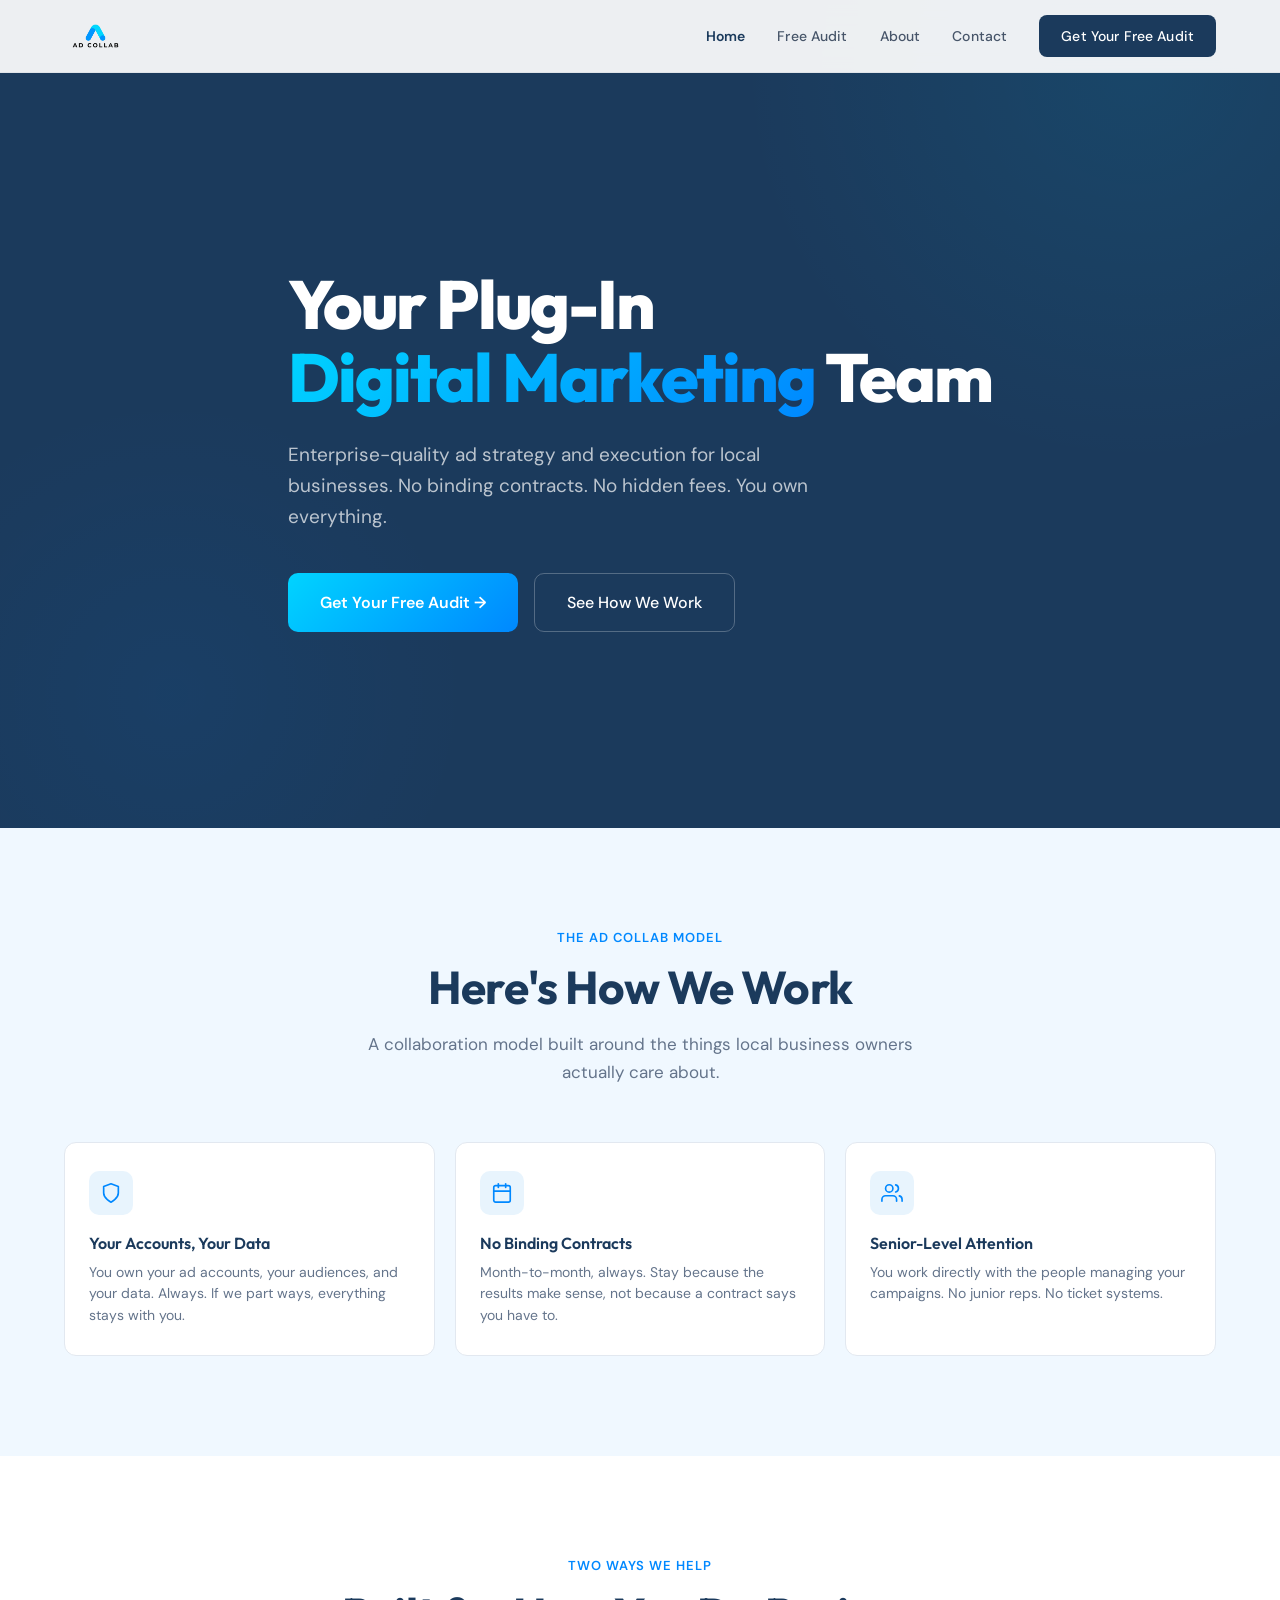
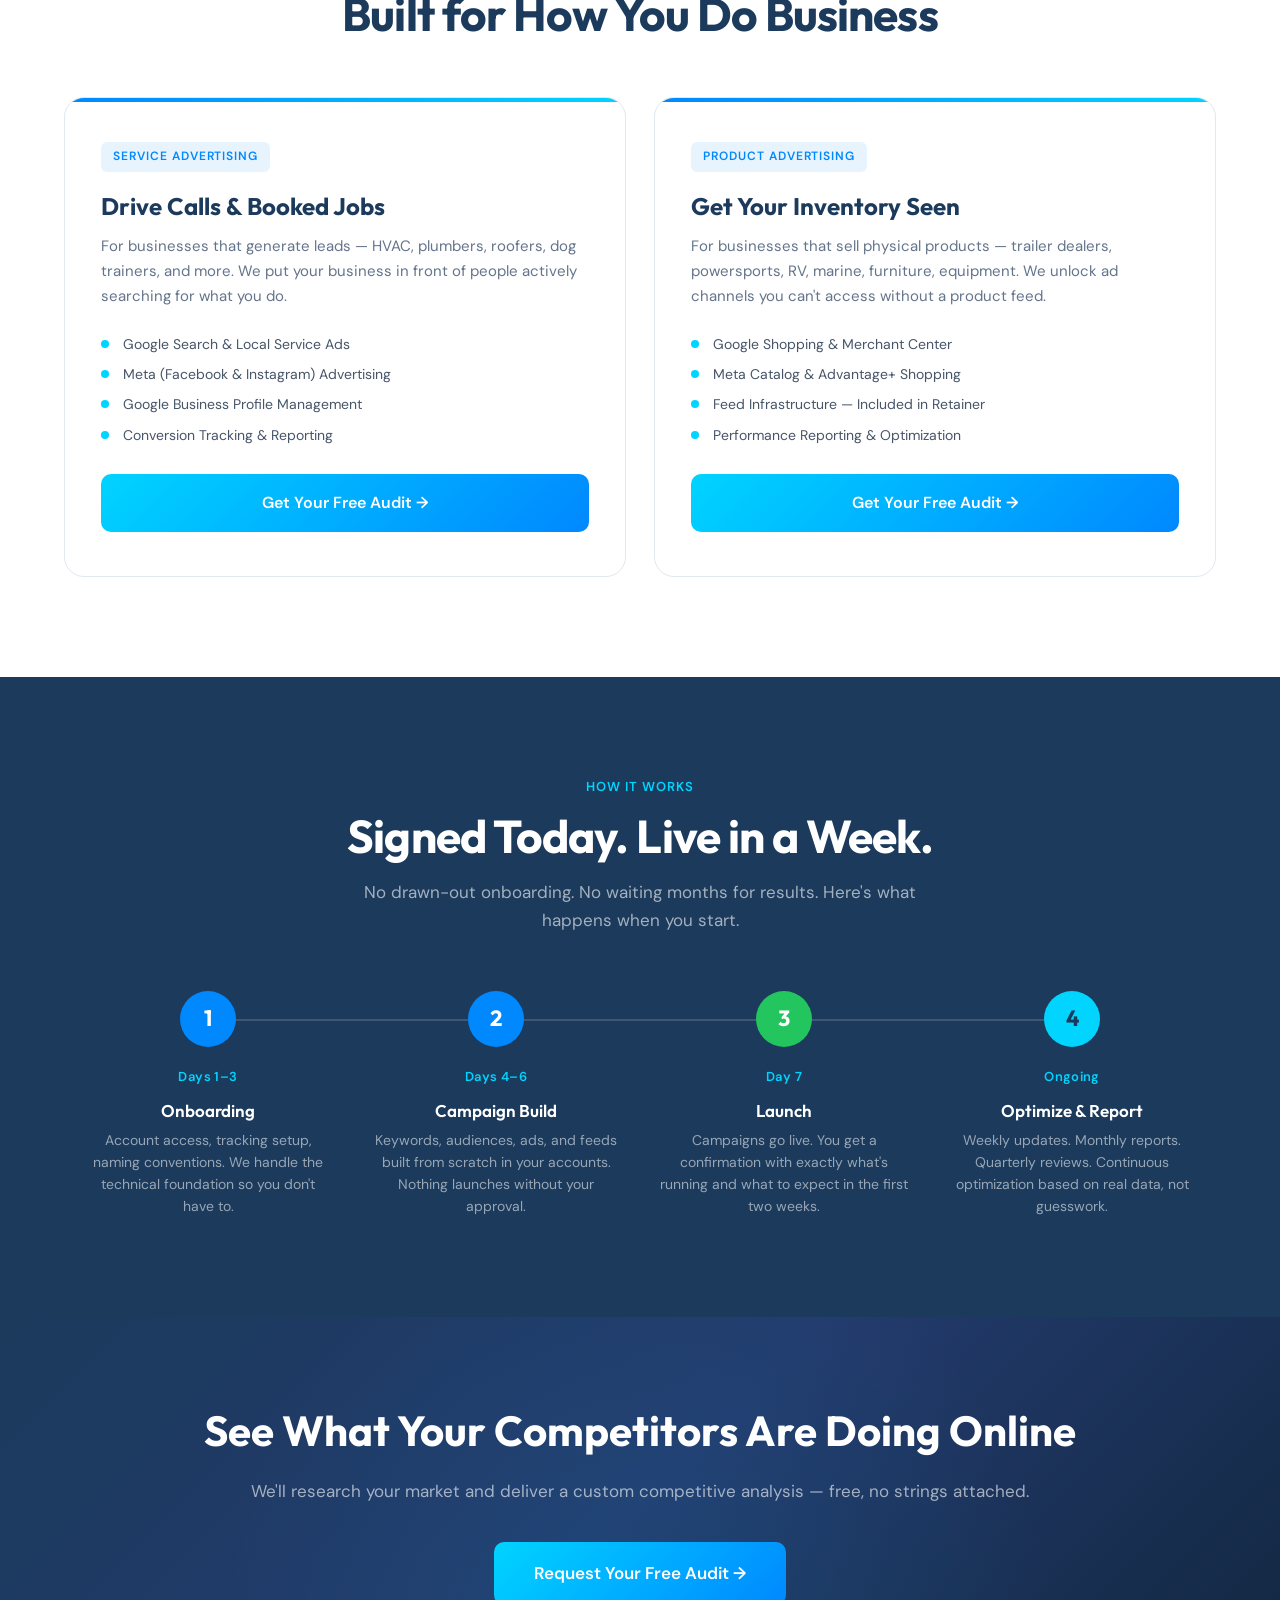
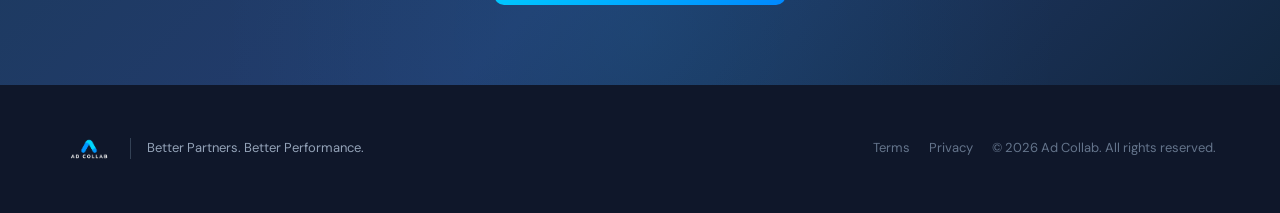
<file: index.html>
<!DOCTYPE html>
<html lang="en">
<head>
  <meta charset="UTF-8">
  <meta name="viewport" content="width=device-width, initial-scale=1.0">
  <title>Ad Collab — Your Plug-In Digital Marketing Team</title>
  <meta name="description" content="Enterprise-quality ad strategy and execution for local businesses. No binding contracts. No hidden fees. You own everything.">
  <link rel="stylesheet" href="styles.css">
</head>
<body>

<!-- ══════════ NAVIGATION ══════════ -->
<nav class="nav" id="nav">
  <div class="nav-inner">
    <a href="/"><img src="images/logo-black.png" alt="Ad Collab" class="nav-logo"></a>
    <button class="nav-toggle" id="navToggle" aria-label="Menu">
      <span></span><span></span><span></span>
    </button>
    <ul class="nav-links" id="navLinks">
      <li><a href="/" class="active">Home</a></li>
      <li><a href="audit.html">Free Audit</a></li>
      <li><a href="about.html">About</a></li>
      <li><a href="contact.html">Contact</a></li>
      <li><a href="audit.html" class="nav-cta">Get Your Free Audit</a></li>
    </ul>
  </div>
</nav>

<!-- ══════════ HERO ══════════ -->
<section class="hero">
  <div class="container">
    <div class="hero-content">
      <h1>Your Plug-In<br><em>Digital Marketing</em> Team</h1>
      <p>Enterprise-quality ad strategy and execution for local businesses. No binding contracts. No hidden fees. You own everything.</p>
      <div class="hero-buttons">
        <a href="audit.html" class="btn-primary">Get Your Free Audit →</a>
        <a href="#model" class="btn-outline">See How We Work</a>
      </div>
    </div>
  </div>
</section>

<!-- ══════════ THE AD COLLAB MODEL ══════════ -->
<section class="section section--light" id="model">
  <div class="container">
    <div class="section-header centered reveal">
      <div class="section-label">The Ad Collab Model</div>
      <h2 class="section-title">Here's How We Work</h2>
      <p class="section-subtitle">A collaboration model built around the things local business owners actually care about.</p>
    </div>
    <div class="diff-grid reveal">
      <div class="diff-card">
        <div class="diff-icon">
          <svg viewBox="0 0 24 24"><path d="M12 22s8-4 8-10V5l-8-3-8 3v7c0 6 8 10 8 10z"/></svg>
        </div>
        <h3>Your Accounts, Your Data</h3>
        <p>You own your ad accounts, your audiences, and your data. Always. If we part ways, everything stays with you.</p>
      </div>
      <div class="diff-card">
        <div class="diff-icon">
          <svg viewBox="0 0 24 24"><rect x="3" y="4" width="18" height="18" rx="2" ry="2"/><line x1="16" y1="2" x2="16" y2="6"/><line x1="8" y1="2" x2="8" y2="6"/><line x1="3" y1="10" x2="21" y2="10"/></svg>
        </div>
        <h3>No Binding Contracts</h3>
        <p>Month-to-month, always. Stay because the results make sense, not because a contract says you have to.</p>
      </div>
      <div class="diff-card">
        <div class="diff-icon">
          <svg viewBox="0 0 24 24"><path d="M17 21v-2a4 4 0 0 0-4-4H5a4 4 0 0 0-4 4v2"/><circle cx="9" cy="7" r="4"/><path d="M23 21v-2a4 4 0 0 0-3-3.87"/><path d="M16 3.13a4 4 0 0 1 0 7.75"/></svg>
        </div>
        <h3>Senior-Level Attention</h3>
        <p>You work directly with the people managing your campaigns. No junior reps. No ticket systems.</p>
      </div>
    </div>
  </div>
</section>

<!-- ══════════ TWO DIVISIONS ══════════ -->
<section class="section">
  <div class="container">
    <div class="section-header centered reveal">
      <div class="section-label">Two Ways We Help</div>
      <h2 class="section-title">Built for How You Do Business</h2>
    </div>
    <div class="div-grid reveal">
      <div class="div-card">
        <div class="div-label">Service Advertising</div>
        <h3>Drive Calls &amp; Booked Jobs</h3>
        <p>For businesses that generate leads — HVAC, plumbers, roofers, dog trainers, and more. We put your business in front of people actively searching for what you do.</p>
        <ul>
          <li>Google Search &amp; Local Service Ads</li>
          <li>Meta (Facebook &amp; Instagram) Advertising</li>
          <li>Google Business Profile Management</li>
          <li>Conversion Tracking &amp; Reporting</li>
        </ul>
        <a href="audit.html" class="btn-primary" style="width:100%;justify-content:center;">Get Your Free Audit →</a>
      </div>
      <div class="div-card">
        <div class="div-label">Product Advertising</div>
        <h3>Get Your Inventory Seen</h3>
        <p>For businesses that sell physical products — trailer dealers, powersports, RV, marine, furniture, equipment. We unlock ad channels you can't access without a product feed.</p>
        <ul>
          <li>Google Shopping &amp; Merchant Center</li>
          <li>Meta Catalog &amp; Advantage+ Shopping</li>
          <li>Feed Infrastructure — Included in Retainer</li>
          <li>Performance Reporting &amp; Optimization</li>
        </ul>
        <a href="audit.html" class="btn-primary" style="width:100%;justify-content:center;">Get Your Free Audit →</a>
      </div>
    </div>
  </div>
</section>

<!-- ══════════ HOW IT WORKS ══════════ -->
<section class="section section--navy">
  <div class="container">
    <div class="section-header centered reveal">
      <div class="section-label">How It Works</div>
      <h2 class="section-title">Signed Today. Live in a Week.</h2>
      <p class="section-subtitle">No drawn-out onboarding. No waiting months for results. Here's what happens when you start.</p>
    </div>
    <div class="timeline-grid reveal">
      <div class="timeline-step">
        <div class="timeline-num blue">1</div>
        <div class="timeline-time">Days 1–3</div>
        <h3>Onboarding</h3>
        <p>Account access, tracking setup, naming conventions. We handle the technical foundation so you don't have to.</p>
      </div>
      <div class="timeline-step">
        <div class="timeline-num blue">2</div>
        <div class="timeline-time">Days 4–6</div>
        <h3>Campaign Build</h3>
        <p>Keywords, audiences, ads, and feeds built from scratch in your accounts. Nothing launches without your approval.</p>
      </div>
      <div class="timeline-step">
        <div class="timeline-num green">3</div>
        <div class="timeline-time">Day 7</div>
        <h3>Launch</h3>
        <p>Campaigns go live. You get a confirmation with exactly what's running and what to expect in the first two weeks.</p>
      </div>
      <div class="timeline-step">
        <div class="timeline-num cyan">4</div>
        <div class="timeline-time">Ongoing</div>
        <h3>Optimize &amp; Report</h3>
        <p>Weekly updates. Monthly reports. Quarterly reviews. Continuous optimization based on real data, not guesswork.</p>
      </div>
    </div>
  </div>
</section>

<!-- ══════════ CTA BANNER ══════════ -->
<section class="cta-banner">
  <div class="container reveal">
    <h2>See What Your Competitors Are Doing Online</h2>
    <p>We'll research your market and deliver a custom competitive analysis — free, no strings attached.</p>
    <a href="audit.html" class="btn-primary">Request Your Free Audit →</a>
  </div>
</section>

<!-- ══════════ FOOTER ══════════ -->
<footer class="footer">
  <div class="footer-inner">
    <div class="footer-brand">
      <img src="images/logo-white.png" alt="Ad Collab" class="footer-logo">
      <span class="footer-tagline">Better Partners. Better Performance.</span>
    </div>
    <div class="footer-right">
      <a href="terms.html" style="color: var(--gray-500); margin-right: 16px;">Terms</a>
      <a href="privacy.html" style="color: var(--gray-500); margin-right: 16px;">Privacy</a>
      <span>© 2026 Ad Collab. All rights reserved.</span>
    </div>
  </div>
</footer>

<script>
  // Sticky nav shadow
  const nav = document.getElementById('nav');
  window.addEventListener('scroll', () => {
    nav.classList.toggle('scrolled', window.scrollY > 10);
  });

  // Mobile nav toggle
  const toggle = document.getElementById('navToggle');
  const links = document.getElementById('navLinks');
  toggle.addEventListener('click', () => links.classList.toggle('open'));

  // Scroll reveal
  const reveals = document.querySelectorAll('.reveal');
  const observer = new IntersectionObserver((entries) => {
    entries.forEach(entry => {
      if (entry.isIntersecting) {
        entry.target.classList.add('visible');
        observer.unobserve(entry.target);
      }
    });
  }, { threshold: 0.15 });
  reveals.forEach(el => observer.observe(el));
</script>

</body>
</html>
</file>
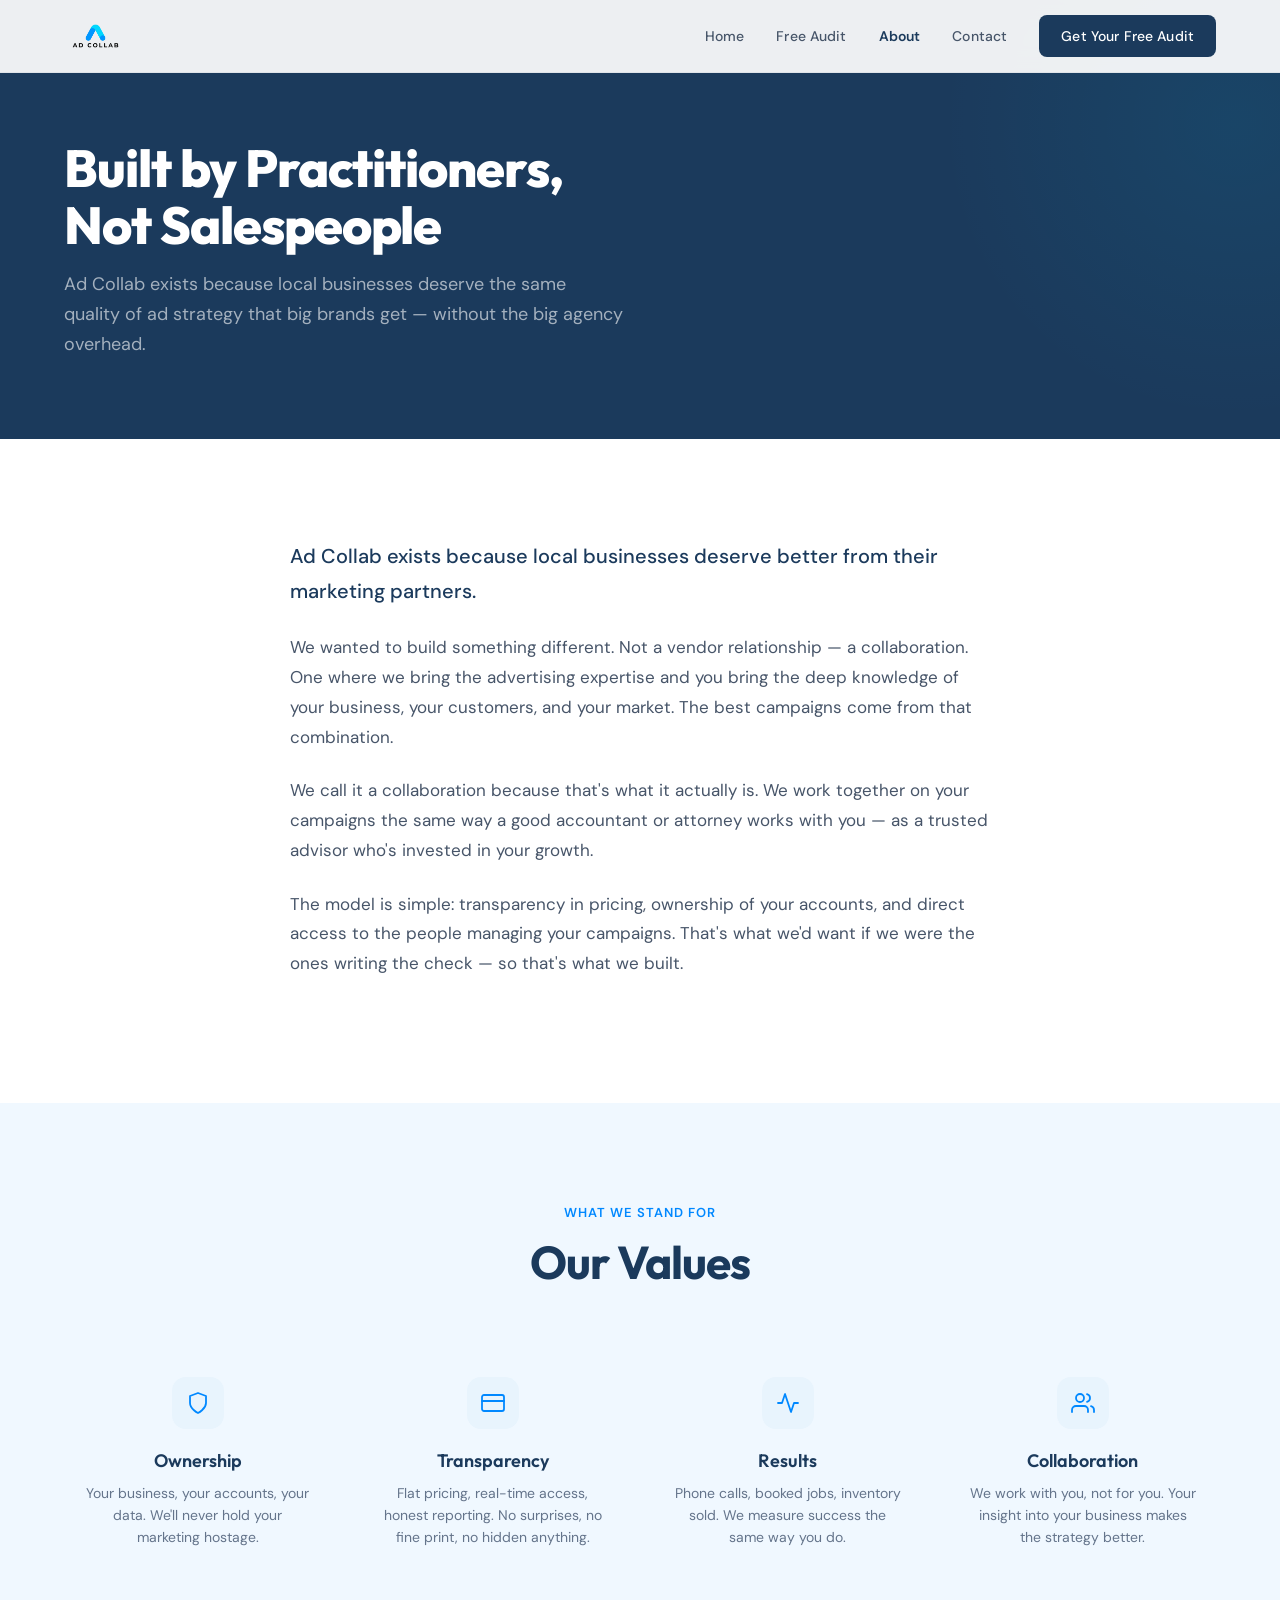
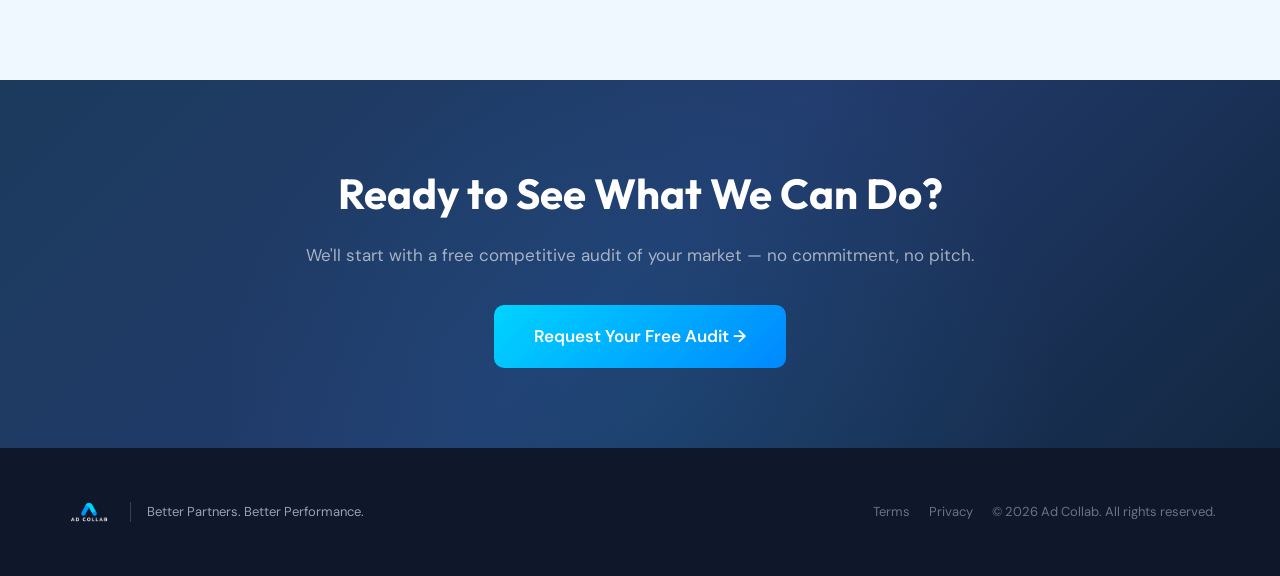
<file: about.html>
<!DOCTYPE html>
<html lang="en">
<head>
  <meta charset="UTF-8">
  <meta name="viewport" content="width=device-width, initial-scale=1.0">
  <title>About — Ad Collab</title>
  <meta name="description" content="Ad Collab exists because local businesses deserve enterprise-quality ad strategy without the enterprise overhead.">
  <link rel="stylesheet" href="styles.css">
</head>
<body>

<!-- ══════════ NAVIGATION ══════════ -->
<nav class="nav" id="nav">
  <div class="nav-inner">
    <a href="/"><img src="images/logo-black.png" alt="Ad Collab" class="nav-logo"></a>
    <button class="nav-toggle" id="navToggle" aria-label="Menu">
      <span></span><span></span><span></span>
    </button>
    <ul class="nav-links" id="navLinks">
      <li><a href="/">Home</a></li>
      <li><a href="audit.html">Free Audit</a></li>
      <li><a href="about.html" class="active">About</a></li>
      <li><a href="contact.html">Contact</a></li>
      <li><a href="audit.html" class="nav-cta">Get Your Free Audit</a></li>
    </ul>
  </div>
</nav>

<!-- ══════════ PAGE HERO ══════════ -->
<section class="page-hero">
  <div class="container">
    <h1>Built by Practitioners,<br>Not Salespeople</h1>
    <p>Ad Collab exists because local businesses deserve the same quality of ad strategy that big brands get — without the big agency overhead.</p>
  </div>
</section>

<!-- ══════════ THE STORY ══════════ -->
<section class="section">
  <div class="container">
    <div class="story-content reveal">
      <p>Ad Collab exists because local businesses deserve better from their marketing partners.</p>

      <p>We wanted to build something different. Not a vendor relationship — a collaboration. One where we bring the advertising expertise and you bring the deep knowledge of your business, your customers, and your market. The best campaigns come from that combination.</p>

      <p>We call it a collaboration because that's what it actually is. We work together on your campaigns the same way a good accountant or attorney works with you — as a trusted advisor who's invested in your growth.</p>

      <p>The model is simple: transparency in pricing, ownership of your accounts, and direct access to the people managing your campaigns. That's what we'd want if we were the ones writing the check — so that's what we built.</p>
    </div>
  </div>
</section>

<!-- ══════════ VALUES ══════════ -->
<section class="section section--light">
  <div class="container">
    <div class="section-header centered reveal">
      <div class="section-label">What We Stand For</div>
      <h2 class="section-title">Our Values</h2>
    </div>
    <div class="values-grid reveal">
      <div class="value-card">
        <div class="value-icon">
          <svg viewBox="0 0 24 24"><path d="M12 22s8-4 8-10V5l-8-3-8 3v7c0 6 8 10 8 10z"/></svg>
        </div>
        <h3>Ownership</h3>
        <p>Your business, your accounts, your data. We'll never hold your marketing hostage.</p>
      </div>
      <div class="value-card">
        <div class="value-icon">
          <svg viewBox="0 0 24 24"><rect x="1" y="4" width="22" height="16" rx="2" ry="2"/><line x1="1" y1="10" x2="23" y2="10"/></svg>
        </div>
        <h3>Transparency</h3>
        <p>Flat pricing, real-time access, honest reporting. No surprises, no fine print, no hidden anything.</p>
      </div>
      <div class="value-card">
        <div class="value-icon">
          <svg viewBox="0 0 24 24"><polyline points="22 12 18 12 15 21 9 3 6 12 2 12"/></svg>
        </div>
        <h3>Results</h3>
        <p>Phone calls, booked jobs, inventory sold. We measure success the same way you do.</p>
      </div>
      <div class="value-card">
        <div class="value-icon">
          <svg viewBox="0 0 24 24"><path d="M17 21v-2a4 4 0 0 0-4-4H5a4 4 0 0 0-4 4v2"/><circle cx="9" cy="7" r="4"/><path d="M23 21v-2a4 4 0 0 0-3-3.87"/><path d="M16 3.13a4 4 0 0 1 0 7.75"/></svg>
        </div>
        <h3>Collaboration</h3>
        <p>We work with you, not for you. Your insight into your business makes the strategy better.</p>
      </div>
    </div>
  </div>
</section>

<!-- ══════════ CTA BANNER ══════════ -->
<section class="cta-banner">
  <div class="container reveal">
    <h2>Ready to See What We Can Do?</h2>
    <p>We'll start with a free competitive audit of your market — no commitment, no pitch.</p>
    <a href="audit.html" class="btn-primary">Request Your Free Audit →</a>
  </div>
</section>

<!-- ══════════ FOOTER ══════════ -->
<footer class="footer">
  <div class="footer-inner">
    <div class="footer-brand">
      <img src="images/logo-white.png" alt="Ad Collab" class="footer-logo">
      <span class="footer-tagline">Better Partners. Better Performance.</span>
    </div>
    <div class="footer-right">
      <a href="terms.html" style="color: var(--gray-500); margin-right: 16px;">Terms</a>
      <a href="privacy.html" style="color: var(--gray-500); margin-right: 16px;">Privacy</a>
      <span>© 2026 Ad Collab. All rights reserved.</span>
    </div>
  </div>
</footer>

<script>
  const nav = document.getElementById('nav');
  window.addEventListener('scroll', () => nav.classList.toggle('scrolled', window.scrollY > 10));
  const toggle = document.getElementById('navToggle');
  const links = document.getElementById('navLinks');
  toggle.addEventListener('click', () => links.classList.toggle('open'));

  const reveals = document.querySelectorAll('.reveal');
  const observer = new IntersectionObserver((entries) => {
    entries.forEach(entry => { if (entry.isIntersecting) { entry.target.classList.add('visible'); observer.unobserve(entry.target); } });
  }, { threshold: 0.15 });
  reveals.forEach(el => observer.observe(el));
</script>

</body>
</html>
</file>
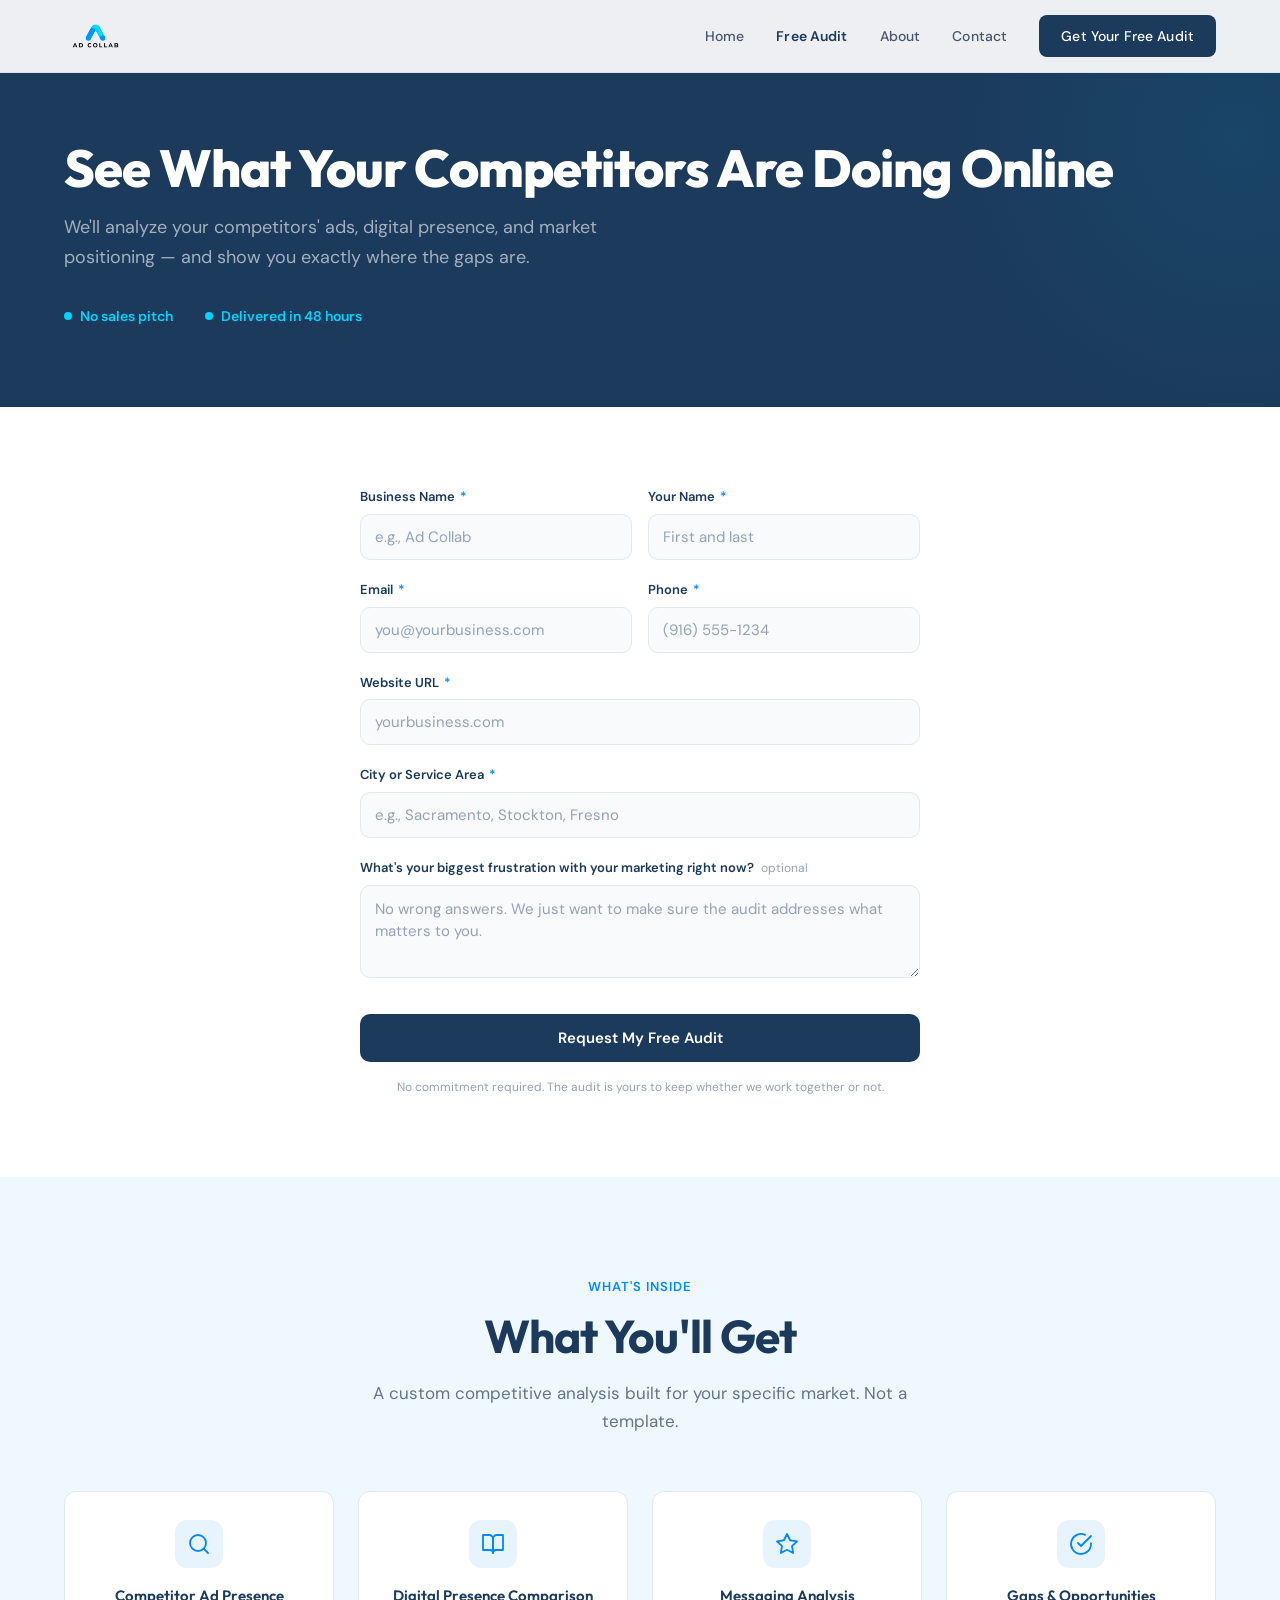
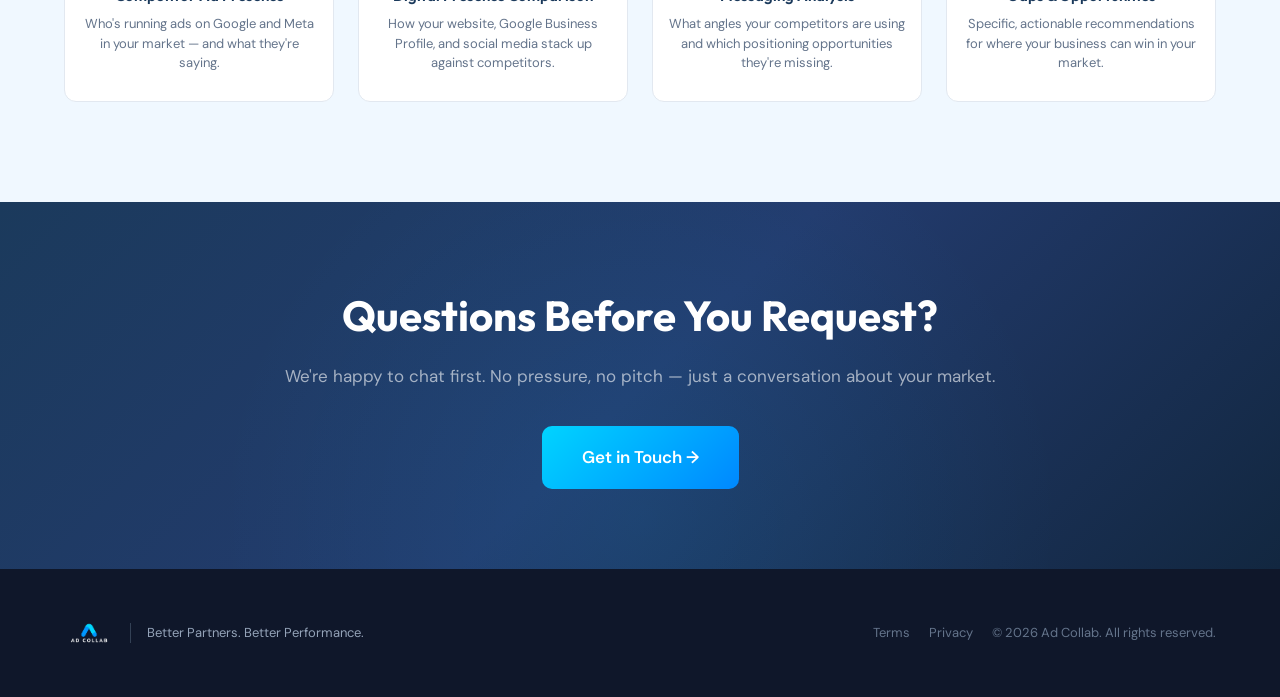
<file: audit.html>
<!DOCTYPE html>
<html lang="en">
<head>
  <meta charset="UTF-8">
  <meta name="viewport" content="width=device-width, initial-scale=1.0">
  <title>Free Competitive Audit — Ad Collab</title>
  <meta name="description" content="We'll analyze your competitors' ads, digital presence, and market positioning — free, no commitment.">
  <link rel="stylesheet" href="styles.css">
</head>
<body>

<!-- ══════════ NAVIGATION ══════════ -->
<nav class="nav" id="nav">
  <div class="nav-inner">
    <a href="/"><img src="images/logo-black.png" alt="Ad Collab" class="nav-logo"></a>
    <button class="nav-toggle" id="navToggle" aria-label="Menu">
      <span></span><span></span><span></span>
    </button>
    <ul class="nav-links" id="navLinks">
      <li><a href="/">Home</a></li>
      <li><a href="audit.html" class="active">Free Audit</a></li>
      <li><a href="about.html">About</a></li>
      <li><a href="contact.html">Contact</a></li>
      <li><a href="audit.html" class="nav-cta">Get Your Free Audit</a></li>
    </ul>
  </div>
</nav>

<!-- ══════════ PAGE HERO ══════════ -->
<section class="page-hero">
  <div class="container">
    <h1>See What Your Competitors Are Doing Online</h1>
    <p>We'll analyze your competitors' ads, digital presence, and market positioning — and show you exactly where the gaps are.</p>
    <div class="proof-bar">
      <div class="proof-item"><div class="proof-dot"></div> No sales pitch</div>
      <div class="proof-item"><div class="proof-dot"></div> Delivered in 48 hours</div>
    </div>
  </div>
</section>

<!-- ══════════ AUDIT FORM ══════════ -->
<section class="form-section">
  <div class="container">
    <div class="form-wrap">
      <div id="ac-form-content">
        <form id="ac-audit-form" action="https://hook.us2.make.com/ixlikxpalkxp85msvy1chmu75ykv3u8j" method="POST">

          <div class="ac-field-row">
            <div class="ac-field">
              <label for="ac-business">Business Name <span class="ac-required">*</span></label>
              <input type="text" id="ac-business" name="business_name" placeholder="e.g., Ad Collab" required />
            </div>
            <div class="ac-field">
              <label for="ac-name">Your Name <span class="ac-required">*</span></label>
              <input type="text" id="ac-name" name="contact_name" placeholder="First and last" required />
            </div>
          </div>

          <div class="ac-field-row">
            <div class="ac-field">
              <label for="ac-email">Email <span class="ac-required">*</span></label>
              <input type="email" id="ac-email" name="email" placeholder="you@yourbusiness.com" required />
            </div>
            <div class="ac-field">
              <label for="ac-phone">Phone <span class="ac-required">*</span></label>
              <input type="tel" id="ac-phone" name="phone" placeholder="(916) 555-1234" required />
            </div>
          </div>

          <div class="ac-field">
            <label for="ac-website">Website URL <span class="ac-required">*</span></label>
            <input type="text" id="ac-website" name="website_url" placeholder="yourbusiness.com" required />
          </div>

          <div class="ac-field">
            <label for="ac-area">City or Service Area <span class="ac-required">*</span></label>
            <input type="text" id="ac-area" name="service_area" placeholder="e.g., Sacramento, Stockton, Fresno" required />
          </div>

          <div class="ac-field">
            <label for="ac-frustration">What's your biggest frustration with your marketing right now? <span class="ac-optional">optional</span></label>
            <textarea id="ac-frustration" name="frustration" placeholder="No wrong answers. We just want to make sure the audit addresses what matters to you." rows="3"></textarea>
          </div>

          <input type="hidden" name="_source" value="audit_request_form" />
          <input type="hidden" name="_form_type" value="audit_request" />
          <input type="text" name="_gotcha" style="display:none" tabindex="-1" autocomplete="off" />

          <div style="margin-top:28px;">
            <button type="submit" class="ac-submit" id="ac-submit-btn">Request My Free Audit</button>
          </div>
        </form>
        <div class="ac-form-footer">No commitment required. The audit is yours to keep whether we work together or not.</div>
      </div>

      <div class="ac-success" id="ac-success">
        <div class="ac-success-icon">
          <svg viewBox="0 0 24 24"><polyline points="20 6 9 17 4 12"></polyline></svg>
        </div>
        <h3>Your audit is in motion.</h3>
        <p>We're pulling up your market right now — analyzing your competitors' ads, digital presence, and where the gaps are. You'll have the full report in your inbox within 48 hours.</p>
        <div class="ac-timeline">Expect your audit by <span id="ac-delivery-date"></span></div>
      </div>
    </div>
  </div>
</section>

<!-- ══════════ WHAT YOU'LL GET ══════════ -->
<section class="section section--light">
  <div class="container">
    <div class="section-header centered reveal">
      <div class="section-label">What's Inside</div>
      <h2 class="section-title">What You'll Get</h2>
      <p class="section-subtitle">A custom competitive analysis built for your specific market. Not a template.</p>
    </div>
    <div class="audit-features reveal">
      <div class="audit-feature">
        <div class="audit-feature-icon">
          <svg viewBox="0 0 24 24"><circle cx="11" cy="11" r="8"/><line x1="21" y1="21" x2="16.65" y2="16.65"/></svg>
        </div>
        <h4>Competitor Ad Presence</h4>
        <p>Who's running ads on Google and Meta in your market — and what they're saying.</p>
      </div>
      <div class="audit-feature">
        <div class="audit-feature-icon">
          <svg viewBox="0 0 24 24"><path d="M2 3h6a4 4 0 0 1 4 4v14a3 3 0 0 0-3-3H2z"/><path d="M22 3h-6a4 4 0 0 0-4 4v14a3 3 0 0 1 3-3h7z"/></svg>
        </div>
        <h4>Digital Presence Comparison</h4>
        <p>How your website, Google Business Profile, and social media stack up against competitors.</p>
      </div>
      <div class="audit-feature">
        <div class="audit-feature-icon">
          <svg viewBox="0 0 24 24"><polygon points="12 2 15.09 8.26 22 9.27 17 14.14 18.18 21.02 12 17.77 5.82 21.02 7 14.14 2 9.27 8.91 8.26 12 2"/></svg>
        </div>
        <h4>Messaging Analysis</h4>
        <p>What angles your competitors are using and which positioning opportunities they're missing.</p>
      </div>
      <div class="audit-feature">
        <div class="audit-feature-icon">
          <svg viewBox="0 0 24 24"><path d="M22 11.08V12a10 10 0 1 1-5.93-9.14"/><polyline points="22 4 12 14.01 9 11.01"/></svg>
        </div>
        <h4>Gaps &amp; Opportunities</h4>
        <p>Specific, actionable recommendations for where your business can win in your market.</p>
      </div>
    </div>
  </div>
</section>

<!-- ══════════ CTA BANNER ══════════ -->
<section class="cta-banner">
  <div class="container reveal">
    <h2>Questions Before You Request?</h2>
    <p>We're happy to chat first. No pressure, no pitch — just a conversation about your market.</p>
    <a href="contact.html" class="btn-primary">Get in Touch →</a>
  </div>
</section>

<!-- ══════════ FOOTER ══════════ -->
<footer class="footer">
  <div class="footer-inner">
    <div class="footer-brand">
      <img src="images/logo-white.png" alt="Ad Collab" class="footer-logo">
      <span class="footer-tagline">Better Partners. Better Performance.</span>
    </div>
    <div class="footer-right">
      <a href="terms.html" style="color: var(--gray-500); margin-right: 16px;">Terms</a>
      <a href="privacy.html" style="color: var(--gray-500); margin-right: 16px;">Privacy</a>
      <span>© 2026 Ad Collab. All rights reserved.</span>
    </div>
  </div>
</footer>

<script>
  const nav = document.getElementById('nav');
  window.addEventListener('scroll', () => nav.classList.toggle('scrolled', window.scrollY > 10));
  const toggle = document.getElementById('navToggle');
  const links = document.getElementById('navLinks');
  toggle.addEventListener('click', () => links.classList.toggle('open'));

  const reveals = document.querySelectorAll('.reveal');
  const observer = new IntersectionObserver((entries) => {
    entries.forEach(entry => { if (entry.isIntersecting) { entry.target.classList.add('visible'); observer.unobserve(entry.target); } });
  }, { threshold: 0.15 });
  reveals.forEach(el => observer.observe(el));

  // Form submission
  (function() {
    const form = document.getElementById('ac-audit-form');
    const btn = document.getElementById('ac-submit-btn');
    const formContent = document.getElementById('ac-form-content');
    const success = document.getElementById('ac-success');
    const deliveryDate = document.getElementById('ac-delivery-date');

    function getDeliveryDate() {
      const now = new Date();
      let daysToAdd = 2;
      const result = new Date(now);
      while (daysToAdd > 0) {
        result.setDate(result.getDate() + 1);
        const day = result.getDay();
        if (day !== 0 && day !== 6) daysToAdd--;
      }
      return result.toLocaleDateString('en-US', { weekday: 'long', month: 'long', day: 'numeric' });
    }

    form.addEventListener('submit', async function(e) {
      e.preventDefault();
      btn.disabled = true;
      btn.textContent = 'Submitting…';
      try {
        const response = await fetch(form.action, {
          method: 'POST',
          body: new FormData(form),
          headers: { 'Accept': 'application/json' }
        });
        if (response.ok) {
          deliveryDate.textContent = getDeliveryDate();
          formContent.style.display = 'none';
          success.classList.add('visible');
        } else { throw new Error('fail'); }
      } catch (err) {
        btn.disabled = false;
        btn.textContent = 'Request My Free Audit';
        alert('Something went wrong. Please try again or call us directly.');
      }
    });
  })();
</script>

</body>
</html>
</file>
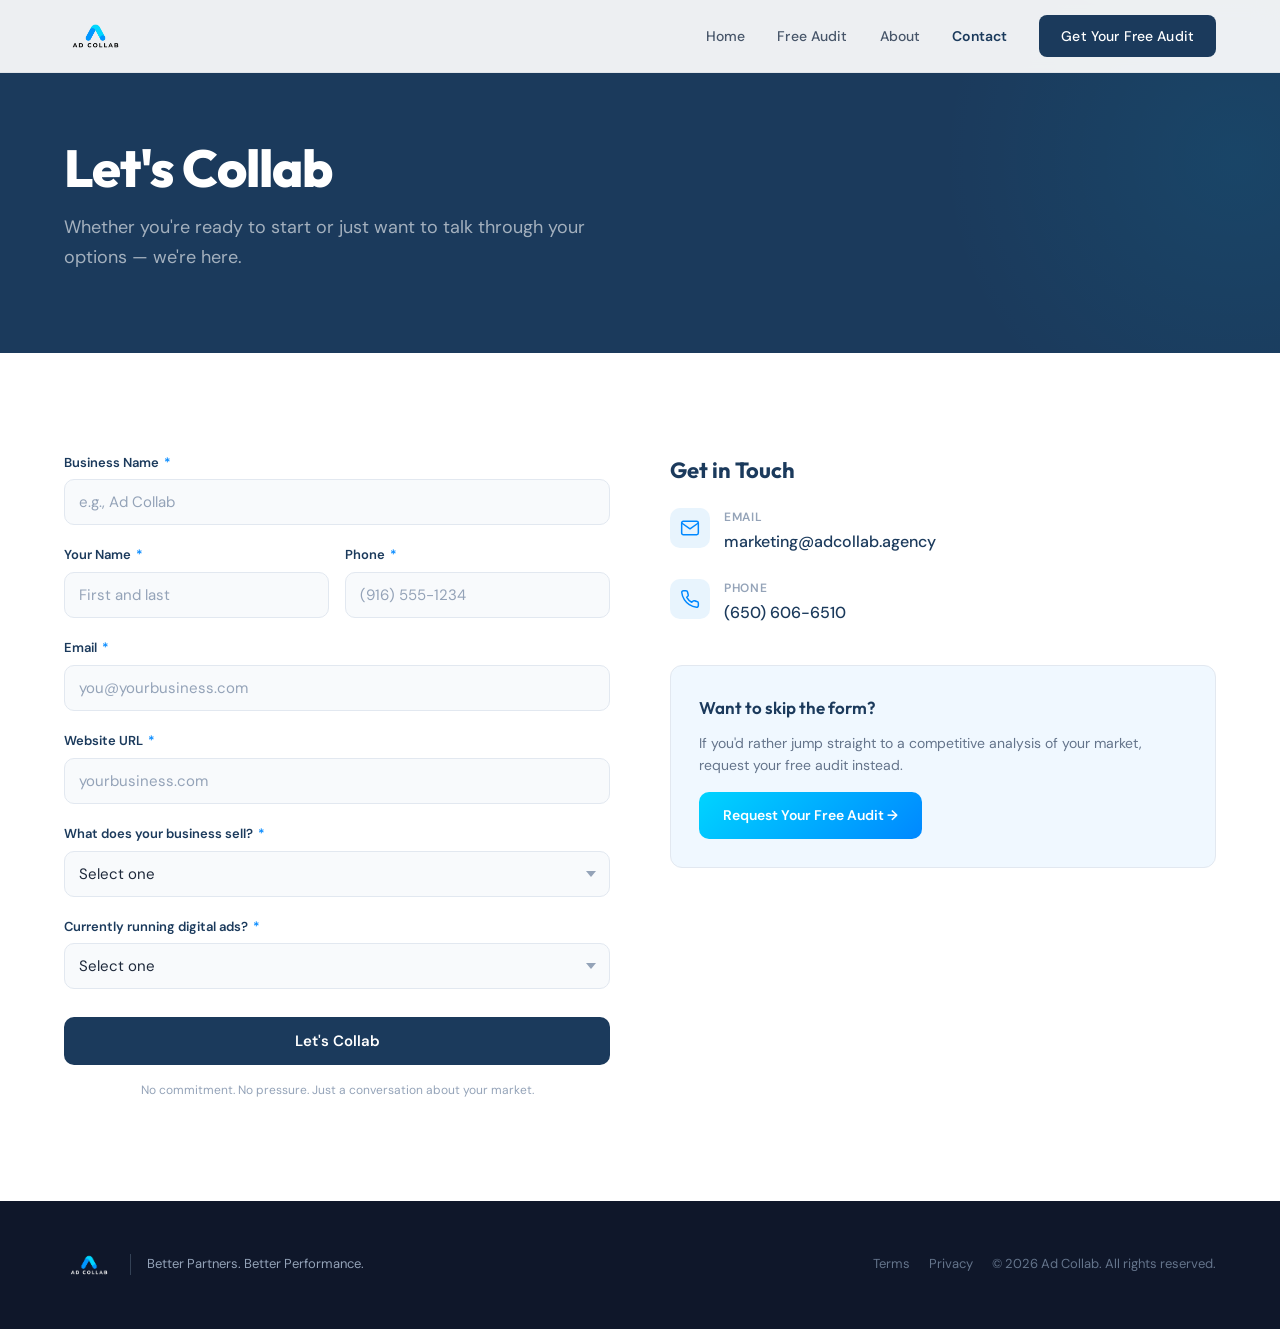
<file: contact.html>
<!DOCTYPE html>
<html lang="en">
<head>
  <meta charset="UTF-8">
  <meta name="viewport" content="width=device-width, initial-scale=1.0">
  <title>Contact — Ad Collab</title>
  <meta name="description" content="Get in touch with Ad Collab. Whether you're ready to start or just want to talk through your options, we're here.">
  <link rel="stylesheet" href="styles.css">
</head>
<body>

<!-- ══════════ NAVIGATION ══════════ -->
<nav class="nav" id="nav">
  <div class="nav-inner">
    <a href="/"><img src="images/logo-black.png" alt="Ad Collab" class="nav-logo"></a>
    <button class="nav-toggle" id="navToggle" aria-label="Menu">
      <span></span><span></span><span></span>
    </button>
    <ul class="nav-links" id="navLinks">
      <li><a href="/">Home</a></li>
      <li><a href="audit.html">Free Audit</a></li>
      <li><a href="about.html">About</a></li>
      <li><a href="contact.html" class="active">Contact</a></li>
      <li><a href="audit.html" class="nav-cta">Get Your Free Audit</a></li>
    </ul>
  </div>
</nav>

<!-- ══════════ PAGE HERO ══════════ -->
<section class="page-hero">
  <div class="container">
    <h1>Let's Collab</h1>
    <p>Whether you're ready to start or just want to talk through your options — we're here.</p>
  </div>
</section>

<!-- ══════════ CONTACT SECTION ══════════ -->
<section class="section">
  <div class="container">
    <div class="contact-grid">

      <!-- LEFT: Form -->
      <div>
        <div id="ac-form-content">
          <form id="ac-contact-form" action="https://hook.us2.make.com/vr5pi9xdxdcqj439aunujotzsi9aj3l4" method="POST">

            <div class="ac-field">
              <label for="ac-business">Business Name <span class="ac-required">*</span></label>
              <input type="text" id="ac-business" name="business_name" placeholder="e.g., Ad Collab" required />
            </div>

            <div class="ac-field-row">
              <div class="ac-field">
                <label for="ac-name">Your Name <span class="ac-required">*</span></label>
                <input type="text" id="ac-name" name="contact_name" placeholder="First and last" required />
              </div>
              <div class="ac-field">
                <label for="ac-phone">Phone <span class="ac-required">*</span></label>
                <input type="tel" id="ac-phone" name="phone" placeholder="(916) 555-1234" required />
              </div>
            </div>

            <div class="ac-field">
              <label for="ac-email">Email <span class="ac-required">*</span></label>
              <input type="email" id="ac-email" name="email" placeholder="you@yourbusiness.com" required />
            </div>

            <div class="ac-field">
              <label for="ac-website">Website URL <span class="ac-required">*</span></label>
              <input type="text" id="ac-website" name="website_url" placeholder="yourbusiness.com" required />
            </div>

            <div class="ac-field">
              <label for="ac-type">What does your business sell? <span class="ac-required">*</span></label>
              <div class="ac-select-wrap">
                <select id="ac-type" name="business_type" required>
                  <option value="" disabled selected>Select one</option>
                  <option value="Services">Services</option>
                  <option value="Products / Inventory">Products or inventory</option>
                  <option value="Both">Both services and products</option>
                </select>
              </div>
            </div>

            <div class="ac-field">
              <label for="ac-ads">Currently running digital ads? <span class="ac-required">*</span></label>
              <div class="ac-select-wrap">
                <select id="ac-ads" name="running_ads">
                  <option value="" disabled selected>Select one</option>
                  <option value="Yes">Yes</option>
                  <option value="No">No</option>
                </select>
              </div>
            </div>

            <input type="hidden" name="_source" value="website_intake_form" />
            <input type="text" name="_gotcha" style="display:none" tabindex="-1" autocomplete="off" />

            <div style="margin-top:28px;">
              <button type="submit" class="ac-submit" id="ac-submit-btn">Let's Collab</button>
            </div>
          </form>
          <div class="ac-form-footer">No commitment. No pressure. Just a conversation about your market.</div>
        </div>

        <div class="ac-success" id="ac-success">
          <div class="ac-success-icon">
            <svg viewBox="0 0 24 24"><polyline points="20 6 9 17 4 12"></polyline></svg>
          </div>
          <h3>We're on it.</h3>
          <p>Check your inbox — you'll hear from us shortly with a link to schedule a call. We're already pulling up your market.</p>
        </div>
      </div>

      <!-- RIGHT: Contact Info -->
      <div class="contact-info">
        <h3>Get in Touch</h3>

        <div class="contact-item">
          <div class="contact-item-icon">
            <svg viewBox="0 0 24 24"><path d="M4 4h16c1.1 0 2 .9 2 2v12c0 1.1-.9 2-2 2H4c-1.1 0-2-.9-2-2V6c0-1.1.9-2 2-2z"/><polyline points="22,6 12,13 2,6"/></svg>
          </div>
          <div>
            <div class="contact-item-label">Email</div>
            <div class="contact-item-value">marketing@adcollab.agency</div>
          </div>
        </div>

        <div class="contact-item">
          <div class="contact-item-icon">
            <svg viewBox="0 0 24 24"><path d="M22 16.92v3a2 2 0 0 1-2.18 2 19.79 19.79 0 0 1-8.63-3.07 19.5 19.5 0 0 1-6-6 19.79 19.79 0 0 1-3.07-8.67A2 2 0 0 1 4.11 2h3a2 2 0 0 1 2 1.72 12.84 12.84 0 0 0 .7 2.81 2 2 0 0 1-.45 2.11L8.09 9.91a16 16 0 0 0 6 6l1.27-1.27a2 2 0 0 1 2.11-.45 12.84 12.84 0 0 0 2.81.7A2 2 0 0 1 22 16.92z"/></svg>
          </div>
          <div>
            <div class="contact-item-label">Phone</div>
            <div class="contact-item-value">(650) 606-6510</div>
          </div>
        </div>

        <div style="margin-top: 40px; padding: 28px; background: var(--ice); border-radius: var(--radius); border: 1px solid var(--gray-200);">
          <h3 style="font-family: var(--font-display); font-size: 17px; font-weight: 600; color: var(--navy); margin-bottom: 10px;">Want to skip the form?</h3>
          <p style="font-size: 14px; color: var(--gray-500); line-height: 1.6; margin-bottom: 16px;">If you'd rather jump straight to a competitive analysis of your market, request your free audit instead.</p>
          <a href="audit.html" class="btn-primary" style="font-size: 14px; padding: 12px 24px;">Request Your Free Audit →</a>
        </div>
      </div>

    </div>
  </div>
</section>

<!-- ══════════ FOOTER ══════════ -->
<footer class="footer">
  <div class="footer-inner">
    <div class="footer-brand">
      <img src="images/logo-white.png" alt="Ad Collab" class="footer-logo">
      <span class="footer-tagline">Better Partners. Better Performance.</span>
    </div>
    <div class="footer-right">
      <a href="terms.html" style="color: var(--gray-500); margin-right: 16px;">Terms</a>
      <a href="privacy.html" style="color: var(--gray-500); margin-right: 16px;">Privacy</a>
      <span>© 2026 Ad Collab. All rights reserved.</span>
    </div>
  </div>
</footer>

<script>
  const nav = document.getElementById('nav');
  window.addEventListener('scroll', () => nav.classList.toggle('scrolled', window.scrollY > 10));
  const toggle = document.getElementById('navToggle');
  const links = document.getElementById('navLinks');
  toggle.addEventListener('click', () => links.classList.toggle('open'));

  // Form submission
  (function() {
    const form = document.getElementById('ac-contact-form');
    const btn = document.getElementById('ac-submit-btn');
    const formContent = document.getElementById('ac-form-content');
    const success = document.getElementById('ac-success');

    form.addEventListener('submit', async function(e) {
      e.preventDefault();
      btn.disabled = true;
      btn.textContent = 'Sending…';
      try {
        const response = await fetch(form.action, {
          method: 'POST',
          body: new FormData(form),
          headers: { 'Accept': 'application/json' }
        });
        if (response.ok) {
          formContent.style.display = 'none';
          success.classList.add('visible');
        } else { throw new Error('fail'); }
      } catch (err) {
        btn.disabled = false;
        btn.textContent = 'Let\'s Collab';
        alert('Something went wrong. Please try again or call us directly.');
      }
    });
  })();
</script>

</body>
</html>
</file>
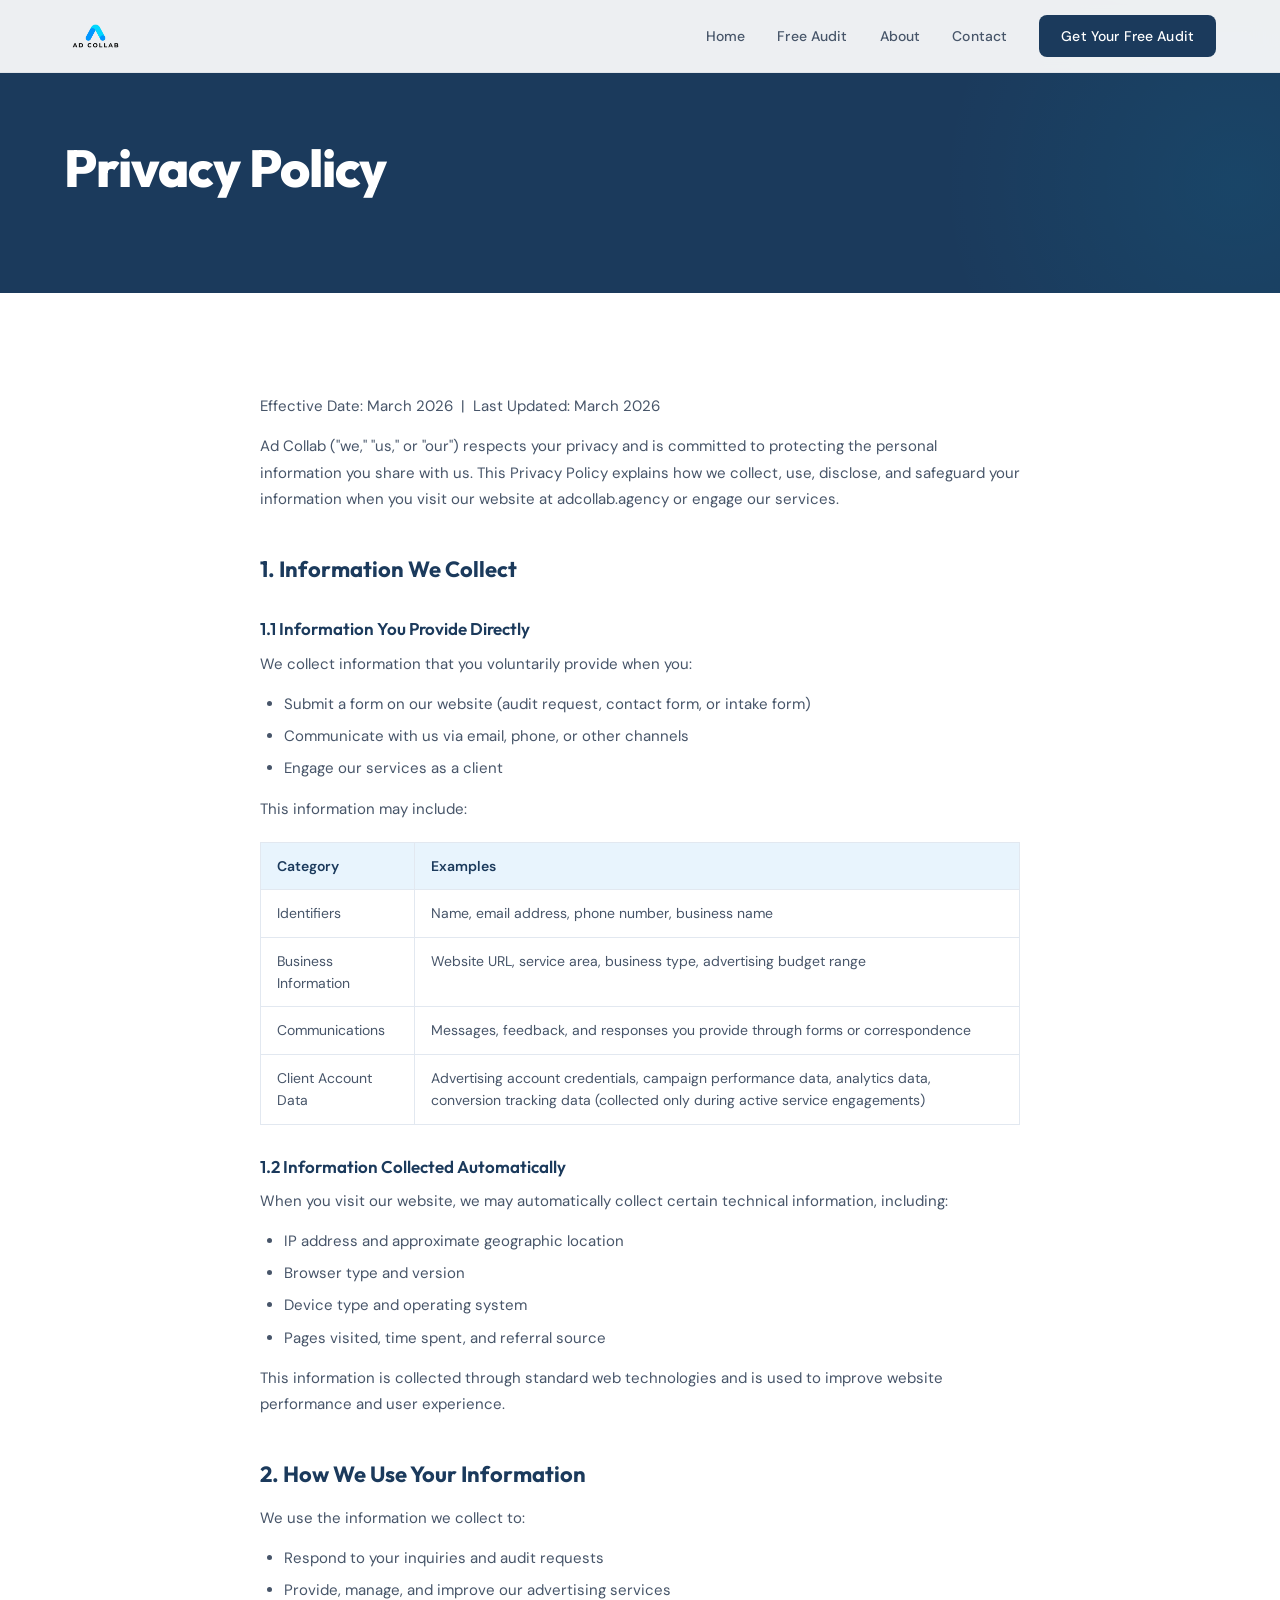
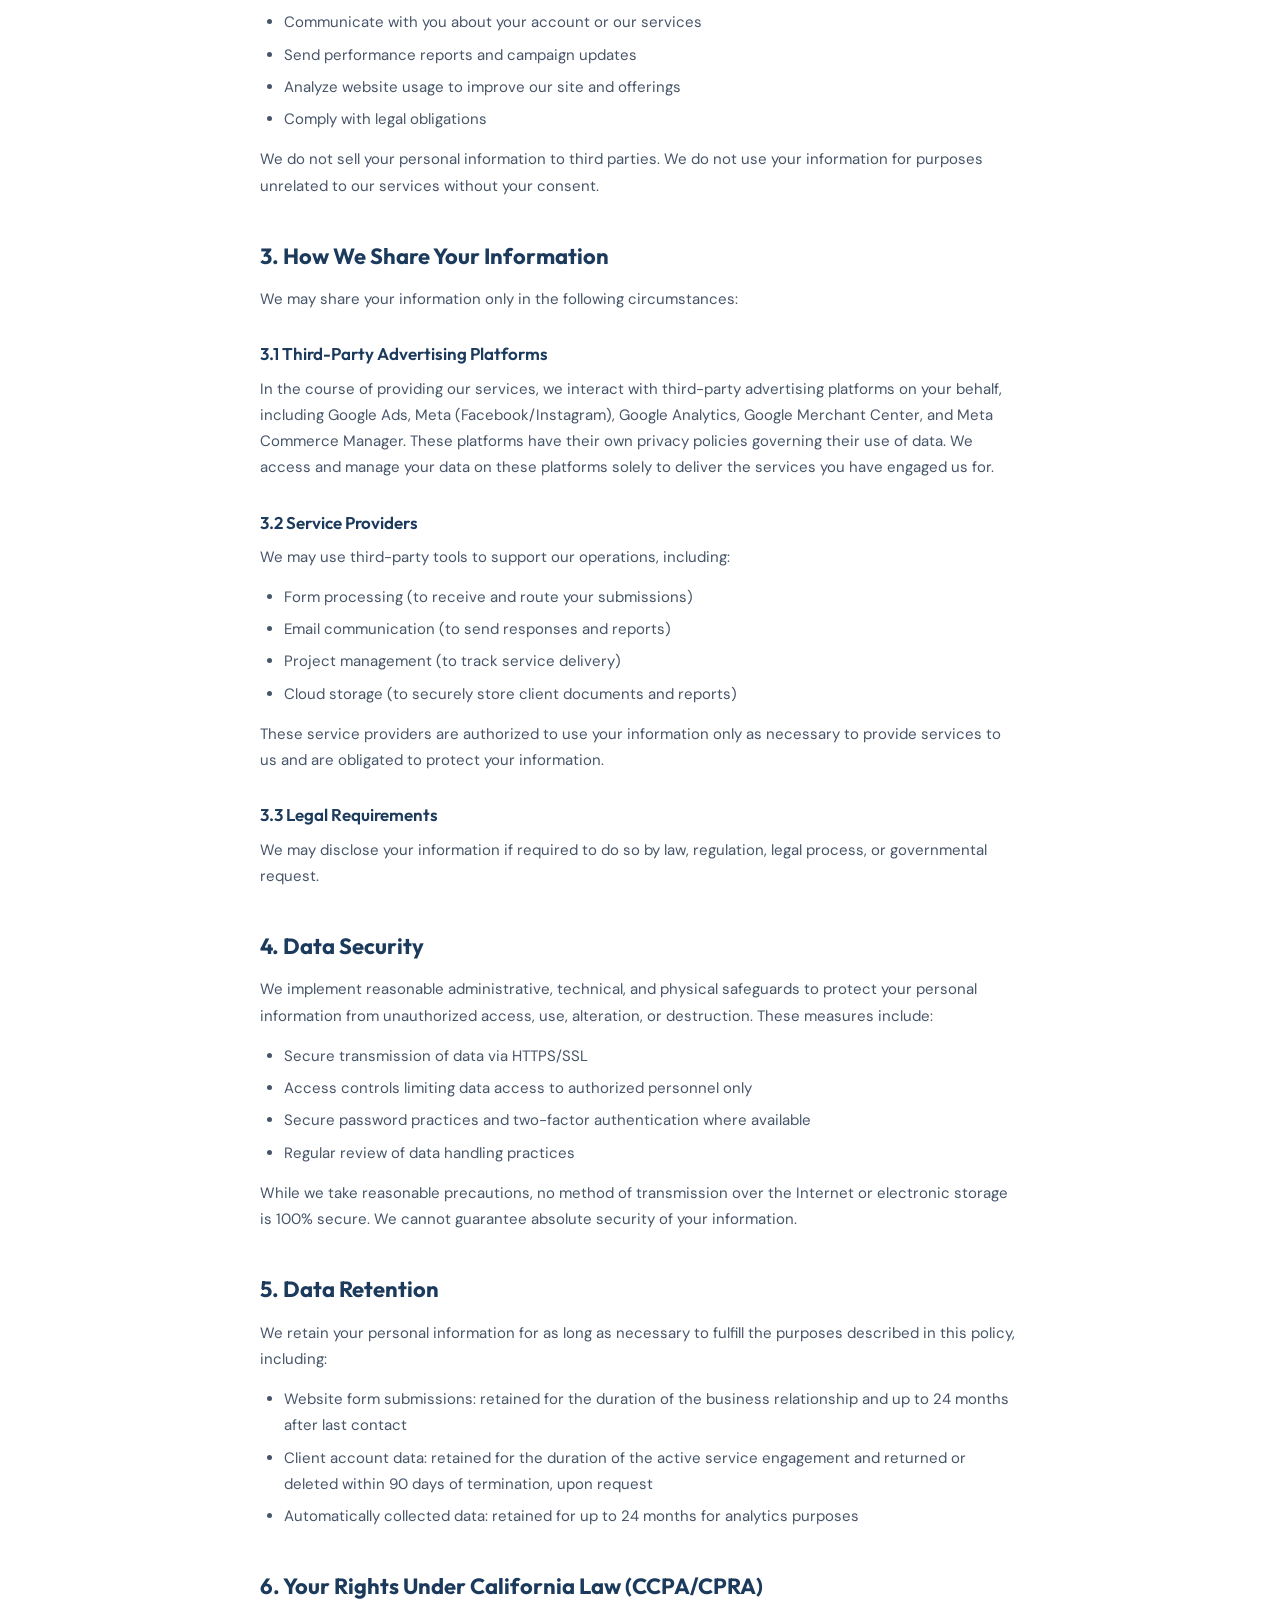
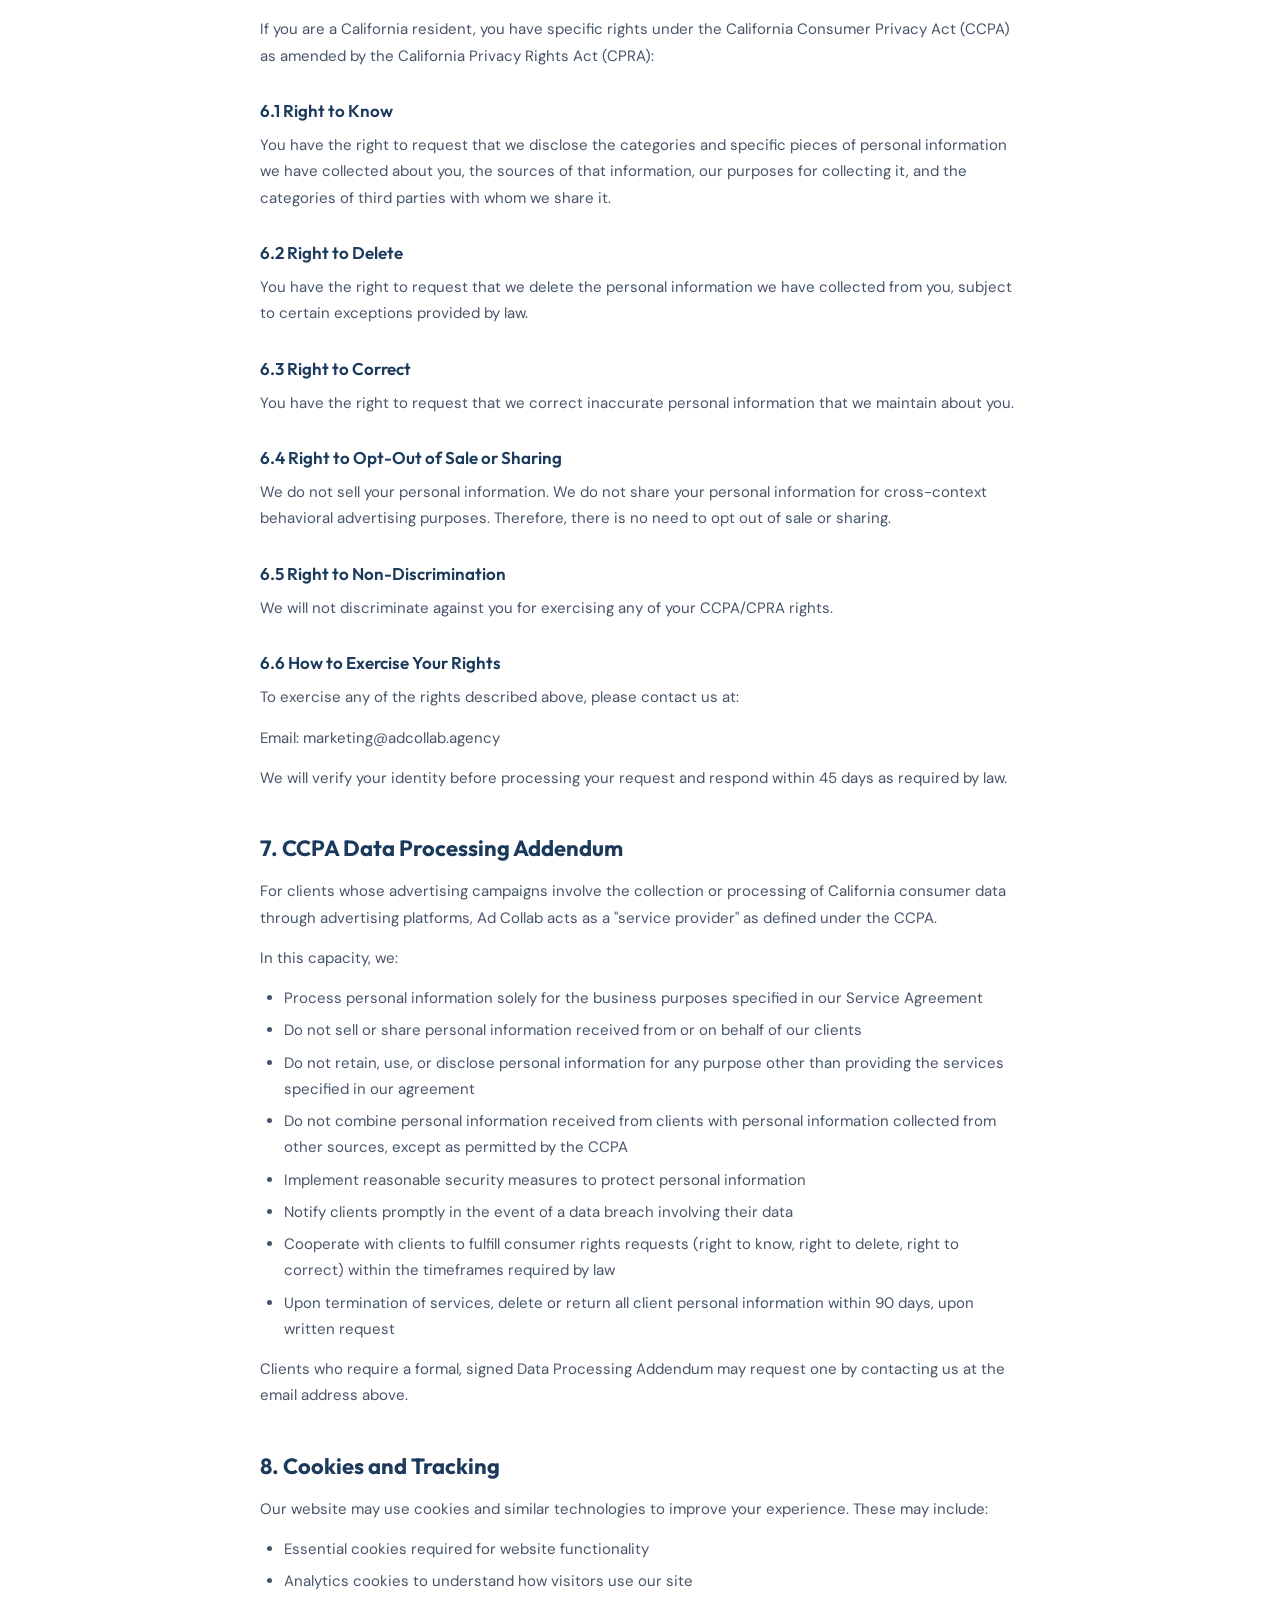
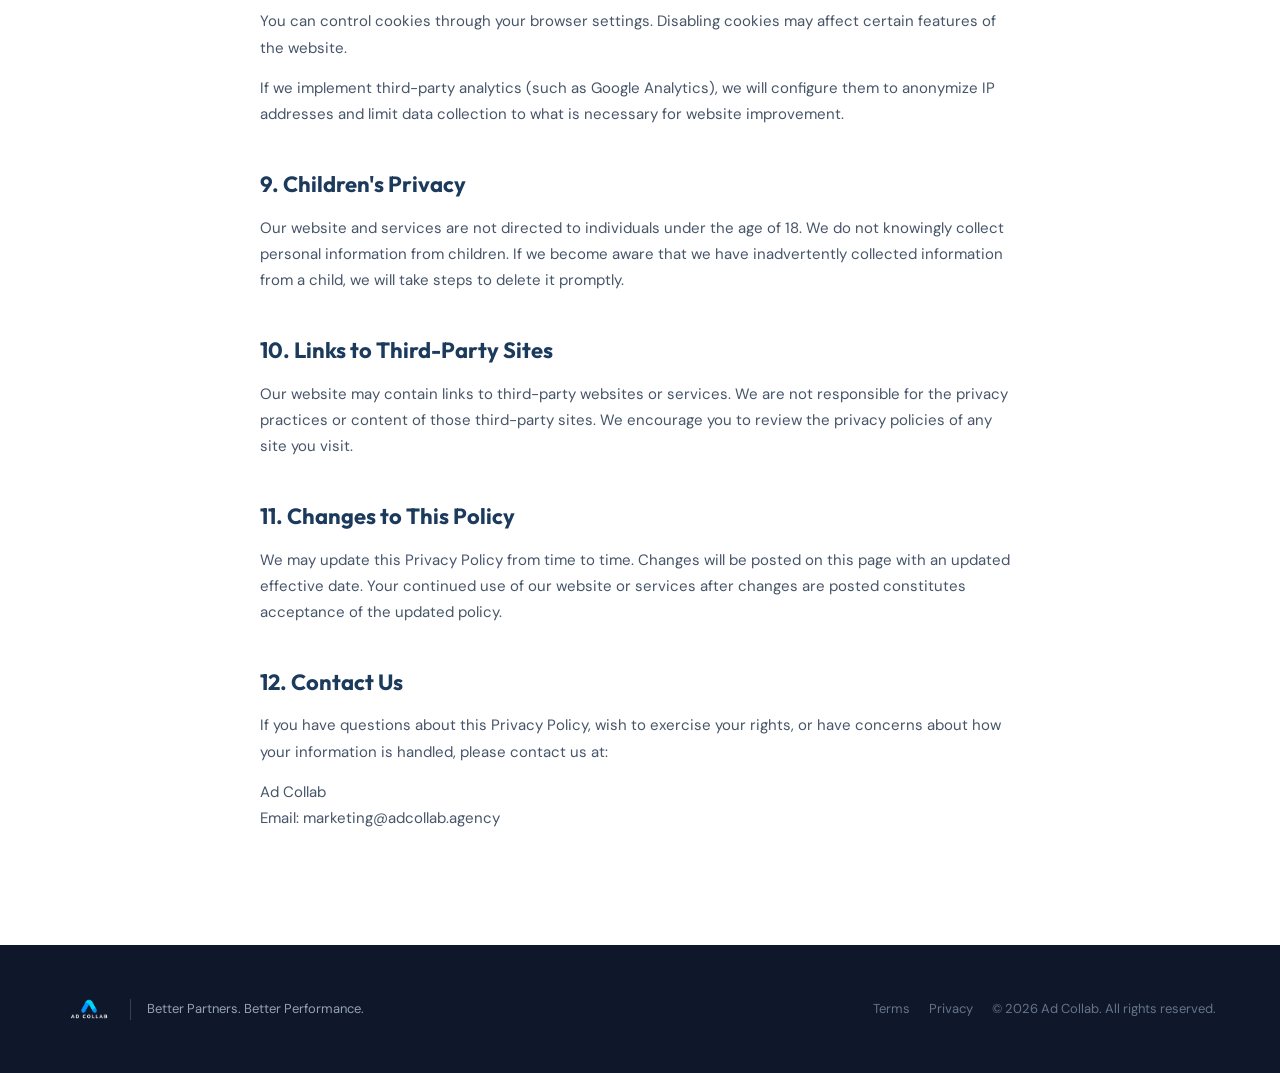
<file: privacy.html>
<!DOCTYPE html>
<html lang="en">
<head>
  <meta charset="UTF-8">
  <meta name="viewport" content="width=device-width, initial-scale=1.0">
  <title>Privacy Policy — Ad Collab</title>
  <meta name="description" content="Ad Collab Privacy Policy. Learn how we collect, use, and protect your personal information.">
  <link rel="stylesheet" href="styles.css">
  <style>
    .legal-content { max-width: 760px; margin: 0 auto; }
    .legal-content h2 {
      font-family: var(--font-display);
      font-size: 22px;
      font-weight: 700;
      color: var(--navy);
      margin: 40px 0 12px;
    }
    .legal-content h3 {
      font-family: var(--font-display);
      font-size: 17px;
      font-weight: 600;
      color: var(--navy);
      margin: 28px 0 8px;
    }
    .legal-content p, .legal-content li {
      font-size: 15px;
      color: var(--gray-600);
      line-height: 1.75;
      margin-bottom: 14px;
    }
    .legal-content ul {
      padding-left: 24px;
      margin-bottom: 14px;
    }
    .legal-content li { margin-bottom: 6px; }
    .legal-meta {
      font-size: 13px;
      color: var(--gray-400);
      margin-bottom: 40px;
    }
    .legal-table {
      width: 100%;
      border-collapse: collapse;
      margin: 20px 0 28px;
      font-size: 14px;
    }
    .legal-table th {
      background: var(--light-blue);
      color: var(--navy);
      font-weight: 600;
      text-align: left;
      padding: 12px 16px;
      border: 1px solid var(--gray-200);
    }
    .legal-table td {
      padding: 12px 16px;
      border: 1px solid var(--gray-200);
      color: var(--gray-600);
      vertical-align: top;
    }
  </style>
</head>
<body>

<!-- ══════════ NAVIGATION ══════════ -->
<nav class="nav" id="nav">
  <div class="nav-inner">
    <a href="/"><img src="images/logo-black.png" alt="Ad Collab" class="nav-logo"></a>
    <button class="nav-toggle" id="navToggle" aria-label="Menu">
      <span></span><span></span><span></span>
    </button>
    <ul class="nav-links" id="navLinks">
      <li><a href="/">Home</a></li>
      <li><a href="audit.html">Free Audit</a></li>
      <li><a href="about.html">About</a></li>
      <li><a href="contact.html">Contact</a></li>
      <li><a href="audit.html" class="nav-cta">Get Your Free Audit</a></li>
    </ul>
  </div>
</nav>

<!-- ══════════ PAGE HERO ══════════ -->
<section class="page-hero">
  <div class="container">
    <h1>Privacy Policy</h1>
  </div>
</section>

<!-- ══════════ CONTENT ══════════ -->
<section class="section">
  <div class="container">
    <div class="legal-content">
      <p class="legal-meta">Effective Date: March 2026 &nbsp;|&nbsp; Last Updated: March 2026</p>

      <p>Ad Collab ("we," "us," or "our") respects your privacy and is committed to protecting the personal information you share with us. This Privacy Policy explains how we collect, use, disclose, and safeguard your information when you visit our website at adcollab.agency or engage our services.</p>

      <h2>1. Information We Collect</h2>

      <h3>1.1 Information You Provide Directly</h3>
      <p>We collect information that you voluntarily provide when you:</p>
      <ul>
        <li>Submit a form on our website (audit request, contact form, or intake form)</li>
        <li>Communicate with us via email, phone, or other channels</li>
        <li>Engage our services as a client</li>
      </ul>
      <p>This information may include:</p>
      <table class="legal-table">
        <tr>
          <th>Category</th>
          <th>Examples</th>
        </tr>
        <tr>
          <td>Identifiers</td>
          <td>Name, email address, phone number, business name</td>
        </tr>
        <tr>
          <td>Business Information</td>
          <td>Website URL, service area, business type, advertising budget range</td>
        </tr>
        <tr>
          <td>Communications</td>
          <td>Messages, feedback, and responses you provide through forms or correspondence</td>
        </tr>
        <tr>
          <td>Client Account Data</td>
          <td>Advertising account credentials, campaign performance data, analytics data, conversion tracking data (collected only during active service engagements)</td>
        </tr>
      </table>

      <h3>1.2 Information Collected Automatically</h3>
      <p>When you visit our website, we may automatically collect certain technical information, including:</p>
      <ul>
        <li>IP address and approximate geographic location</li>
        <li>Browser type and version</li>
        <li>Device type and operating system</li>
        <li>Pages visited, time spent, and referral source</li>
      </ul>
      <p>This information is collected through standard web technologies and is used to improve website performance and user experience.</p>

      <h2>2. How We Use Your Information</h2>
      <p>We use the information we collect to:</p>
      <ul>
        <li>Respond to your inquiries and audit requests</li>
        <li>Provide, manage, and improve our advertising services</li>
        <li>Communicate with you about your account or our services</li>
        <li>Send performance reports and campaign updates</li>
        <li>Analyze website usage to improve our site and offerings</li>
        <li>Comply with legal obligations</li>
      </ul>
      <p>We do not sell your personal information to third parties. We do not use your information for purposes unrelated to our services without your consent.</p>

      <h2>3. How We Share Your Information</h2>
      <p>We may share your information only in the following circumstances:</p>

      <h3>3.1 Third-Party Advertising Platforms</h3>
      <p>In the course of providing our services, we interact with third-party advertising platforms on your behalf, including Google Ads, Meta (Facebook/Instagram), Google Analytics, Google Merchant Center, and Meta Commerce Manager. These platforms have their own privacy policies governing their use of data. We access and manage your data on these platforms solely to deliver the services you have engaged us for.</p>

      <h3>3.2 Service Providers</h3>
      <p>We may use third-party tools to support our operations, including:</p>
      <ul>
        <li>Form processing (to receive and route your submissions)</li>
        <li>Email communication (to send responses and reports)</li>
        <li>Project management (to track service delivery)</li>
        <li>Cloud storage (to securely store client documents and reports)</li>
      </ul>
      <p>These service providers are authorized to use your information only as necessary to provide services to us and are obligated to protect your information.</p>

      <h3>3.3 Legal Requirements</h3>
      <p>We may disclose your information if required to do so by law, regulation, legal process, or governmental request.</p>

      <h2>4. Data Security</h2>
      <p>We implement reasonable administrative, technical, and physical safeguards to protect your personal information from unauthorized access, use, alteration, or destruction. These measures include:</p>
      <ul>
        <li>Secure transmission of data via HTTPS/SSL</li>
        <li>Access controls limiting data access to authorized personnel only</li>
        <li>Secure password practices and two-factor authentication where available</li>
        <li>Regular review of data handling practices</li>
      </ul>
      <p>While we take reasonable precautions, no method of transmission over the Internet or electronic storage is 100% secure. We cannot guarantee absolute security of your information.</p>

      <h2>5. Data Retention</h2>
      <p>We retain your personal information for as long as necessary to fulfill the purposes described in this policy, including:</p>
      <ul>
        <li>Website form submissions: retained for the duration of the business relationship and up to 24 months after last contact</li>
        <li>Client account data: retained for the duration of the active service engagement and returned or deleted within 90 days of termination, upon request</li>
        <li>Automatically collected data: retained for up to 24 months for analytics purposes</li>
      </ul>

      <h2>6. Your Rights Under California Law (CCPA/CPRA)</h2>
      <p>If you are a California resident, you have specific rights under the California Consumer Privacy Act (CCPA) as amended by the California Privacy Rights Act (CPRA):</p>

      <h3>6.1 Right to Know</h3>
      <p>You have the right to request that we disclose the categories and specific pieces of personal information we have collected about you, the sources of that information, our purposes for collecting it, and the categories of third parties with whom we share it.</p>

      <h3>6.2 Right to Delete</h3>
      <p>You have the right to request that we delete the personal information we have collected from you, subject to certain exceptions provided by law.</p>

      <h3>6.3 Right to Correct</h3>
      <p>You have the right to request that we correct inaccurate personal information that we maintain about you.</p>

      <h3>6.4 Right to Opt-Out of Sale or Sharing</h3>
      <p>We do not sell your personal information. We do not share your personal information for cross-context behavioral advertising purposes. Therefore, there is no need to opt out of sale or sharing.</p>

      <h3>6.5 Right to Non-Discrimination</h3>
      <p>We will not discriminate against you for exercising any of your CCPA/CPRA rights.</p>

      <h3>6.6 How to Exercise Your Rights</h3>
      <p>To exercise any of the rights described above, please contact us at:</p>
      <p>Email: marketing@adcollab.agency</p>
      <p>We will verify your identity before processing your request and respond within 45 days as required by law.</p>

      <h2>7. CCPA Data Processing Addendum</h2>
      <p>For clients whose advertising campaigns involve the collection or processing of California consumer data through advertising platforms, Ad Collab acts as a "service provider" as defined under the CCPA.</p>
      <p>In this capacity, we:</p>
      <ul>
        <li>Process personal information solely for the business purposes specified in our Service Agreement</li>
        <li>Do not sell or share personal information received from or on behalf of our clients</li>
        <li>Do not retain, use, or disclose personal information for any purpose other than providing the services specified in our agreement</li>
        <li>Do not combine personal information received from clients with personal information collected from other sources, except as permitted by the CCPA</li>
        <li>Implement reasonable security measures to protect personal information</li>
        <li>Notify clients promptly in the event of a data breach involving their data</li>
        <li>Cooperate with clients to fulfill consumer rights requests (right to know, right to delete, right to correct) within the timeframes required by law</li>
        <li>Upon termination of services, delete or return all client personal information within 90 days, upon written request</li>
      </ul>
      <p>Clients who require a formal, signed Data Processing Addendum may request one by contacting us at the email address above.</p>

      <h2>8. Cookies and Tracking</h2>
      <p>Our website may use cookies and similar technologies to improve your experience. These may include:</p>
      <ul>
        <li>Essential cookies required for website functionality</li>
        <li>Analytics cookies to understand how visitors use our site</li>
      </ul>
      <p>You can control cookies through your browser settings. Disabling cookies may affect certain features of the website.</p>
      <p>If we implement third-party analytics (such as Google Analytics), we will configure them to anonymize IP addresses and limit data collection to what is necessary for website improvement.</p>

      <h2>9. Children's Privacy</h2>
      <p>Our website and services are not directed to individuals under the age of 18. We do not knowingly collect personal information from children. If we become aware that we have inadvertently collected information from a child, we will take steps to delete it promptly.</p>

      <h2>10. Links to Third-Party Sites</h2>
      <p>Our website may contain links to third-party websites or services. We are not responsible for the privacy practices or content of those third-party sites. We encourage you to review the privacy policies of any site you visit.</p>

      <h2>11. Changes to This Policy</h2>
      <p>We may update this Privacy Policy from time to time. Changes will be posted on this page with an updated effective date. Your continued use of our website or services after changes are posted constitutes acceptance of the updated policy.</p>

      <h2>12. Contact Us</h2>
      <p>If you have questions about this Privacy Policy, wish to exercise your rights, or have concerns about how your information is handled, please contact us at:</p>
      <p>Ad Collab<br>Email: marketing@adcollab.agency</p>

    </div>
  </div>
</section>

<!-- ══════════ FOOTER ══════════ -->
<footer class="footer">
  <div class="footer-inner">
    <div class="footer-brand">
      <img src="images/logo-white.png" alt="Ad Collab" class="footer-logo">
      <span class="footer-tagline">Better Partners. Better Performance.</span>
    </div>
    <div class="footer-right">
      <a href="terms.html" style="color: var(--gray-500); margin-right: 16px;">Terms</a>
      <a href="privacy.html" style="color: var(--gray-500); margin-right: 16px;">Privacy</a>
      <span>© 2026 Ad Collab. All rights reserved.</span>
    </div>
  </div>
</footer>

<script>
  const nav = document.getElementById('nav');
  window.addEventListener('scroll', () => nav.classList.toggle('scrolled', window.scrollY > 10));
  const toggle = document.getElementById('navToggle');
  const links = document.getElementById('navLinks');
  toggle.addEventListener('click', () => links.classList.toggle('open'));
</script>

</body>
</html>
</file>
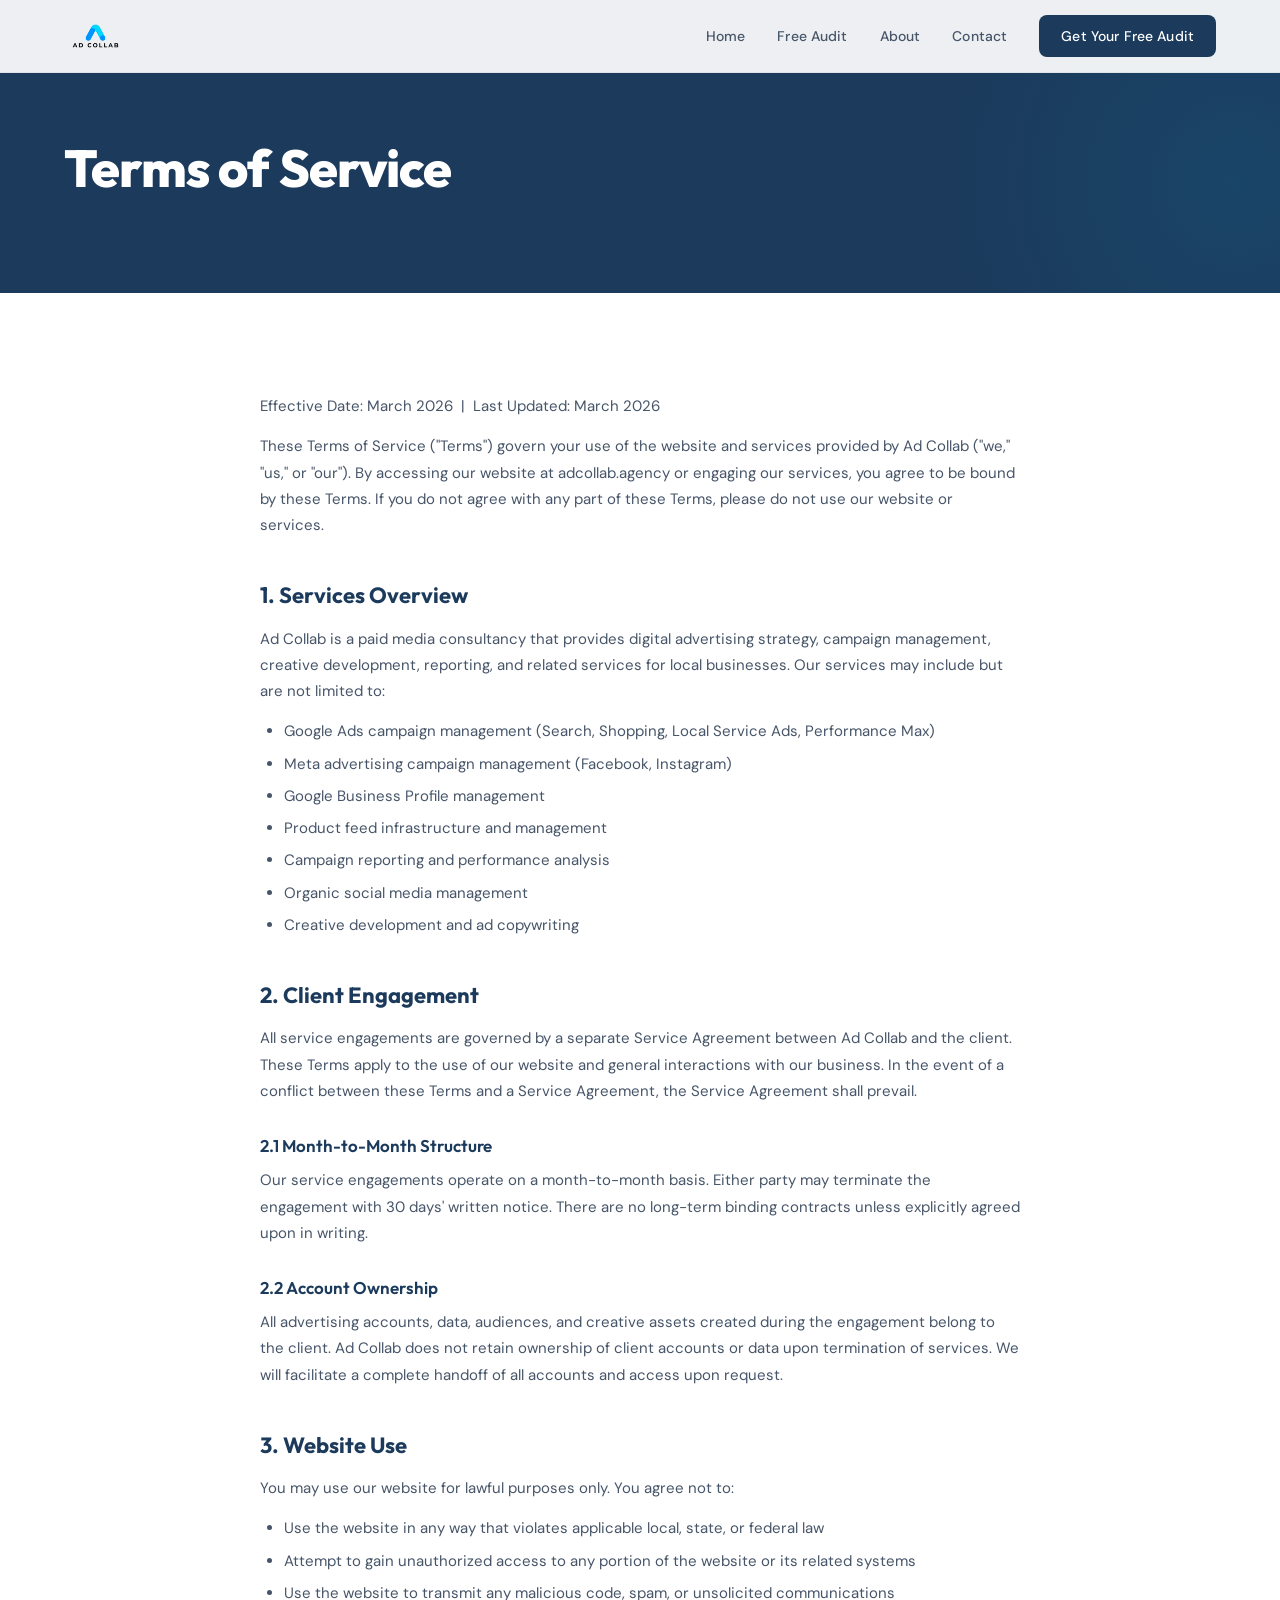
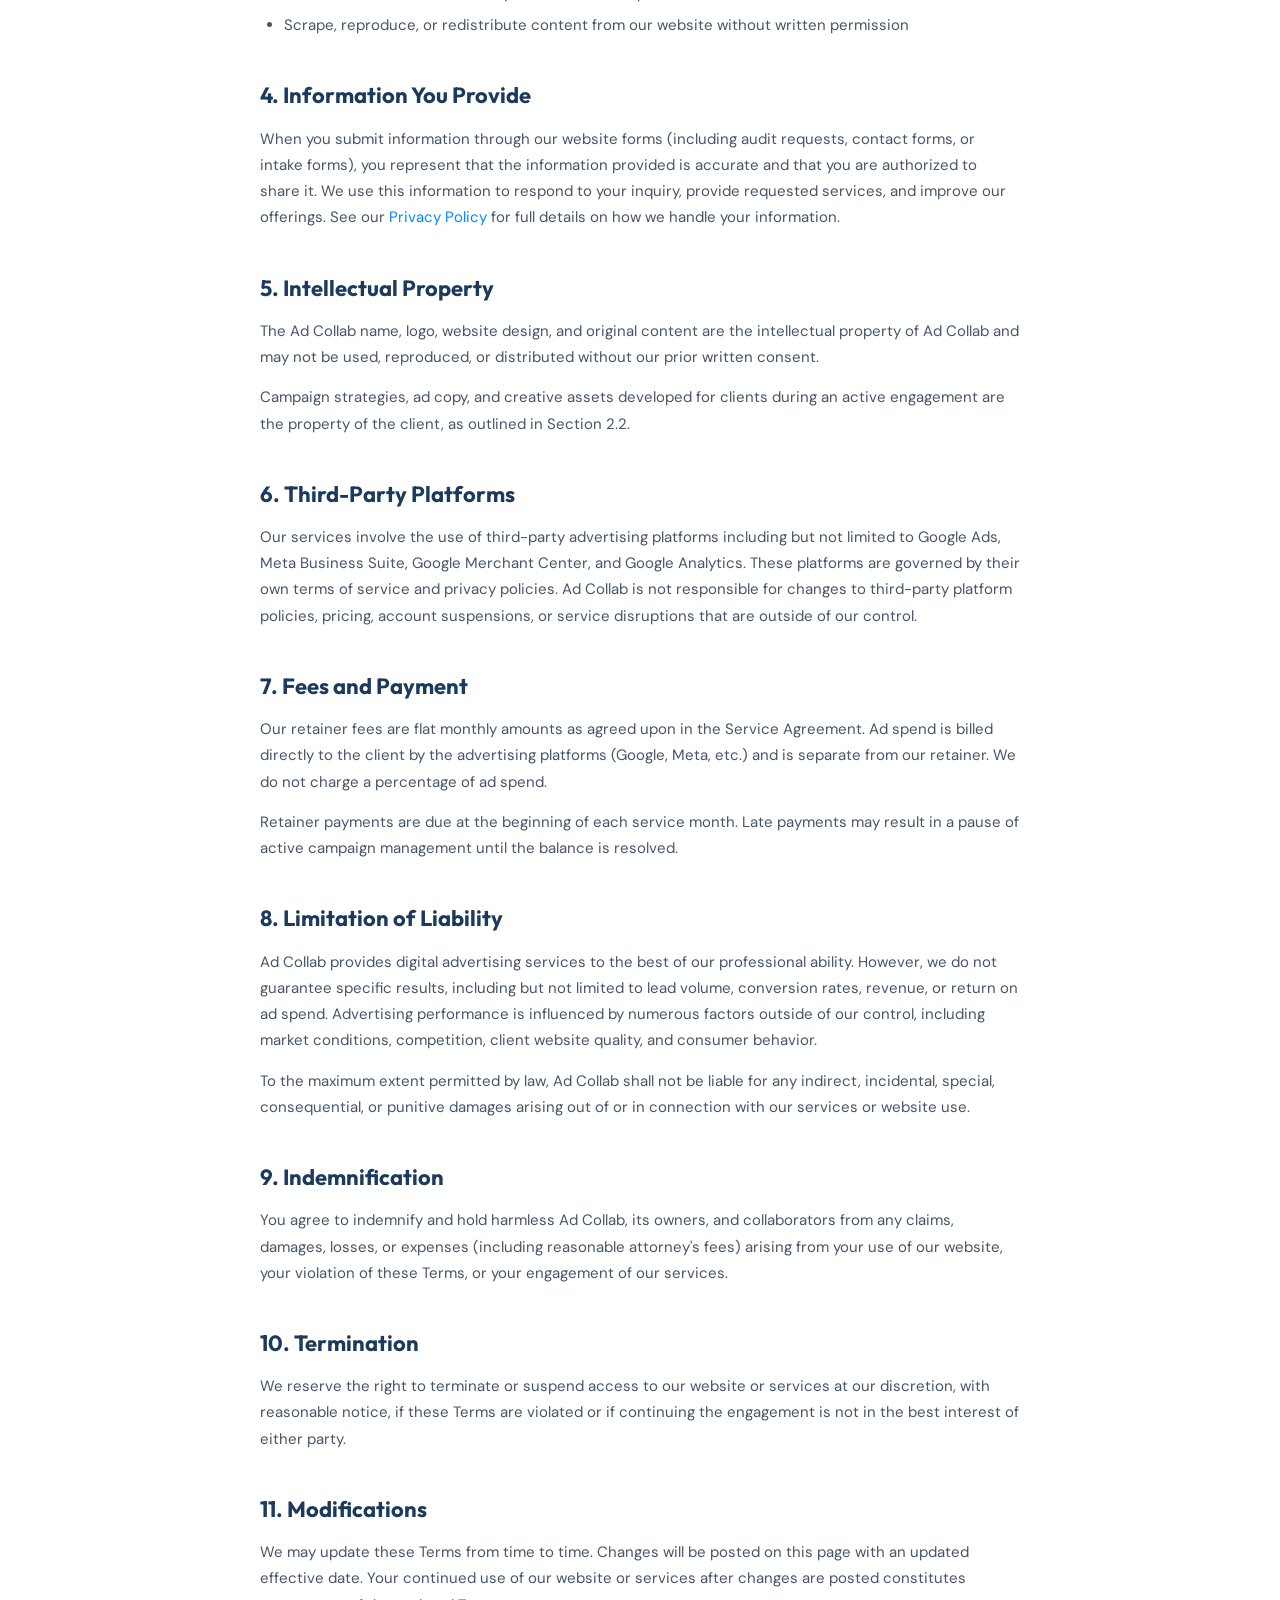
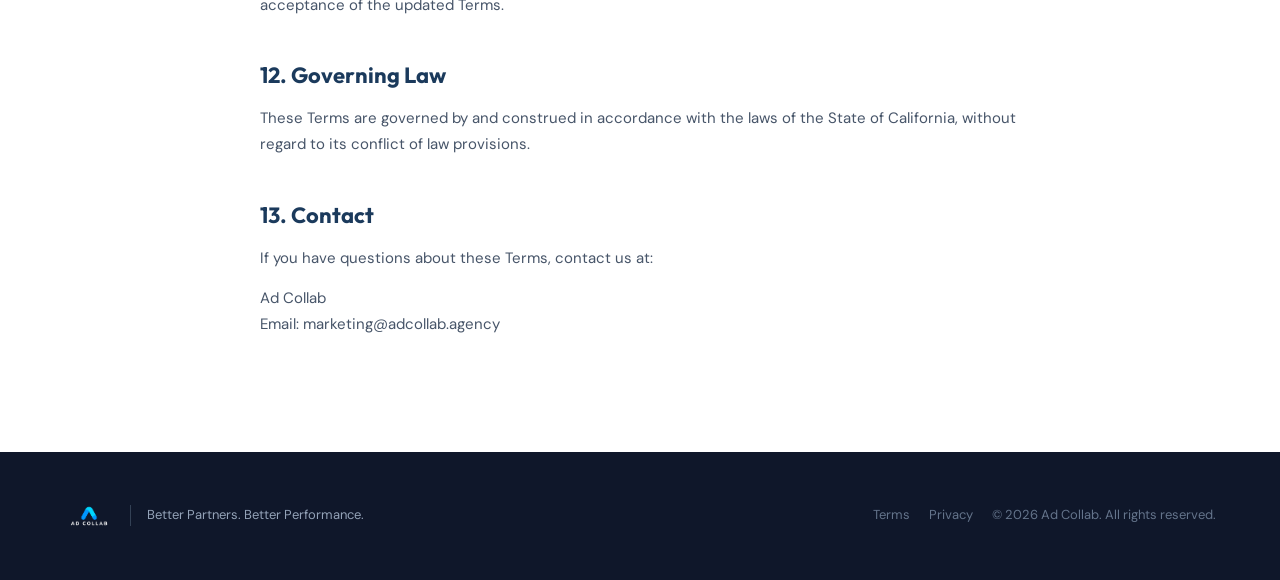
<file: terms.html>
<!DOCTYPE html>
<html lang="en">
<head>
  <meta charset="UTF-8">
  <meta name="viewport" content="width=device-width, initial-scale=1.0">
  <title>Terms of Service — Ad Collab</title>
  <meta name="description" content="Ad Collab Terms of Service. Read our terms governing the use of our website and services.">
  <link rel="stylesheet" href="styles.css">
  <style>
    .legal-content { max-width: 760px; margin: 0 auto; }
    .legal-content h2 {
      font-family: var(--font-display);
      font-size: 22px;
      font-weight: 700;
      color: var(--navy);
      margin: 40px 0 12px;
    }
    .legal-content h3 {
      font-family: var(--font-display);
      font-size: 17px;
      font-weight: 600;
      color: var(--navy);
      margin: 28px 0 8px;
    }
    .legal-content p, .legal-content li {
      font-size: 15px;
      color: var(--gray-600);
      line-height: 1.75;
      margin-bottom: 14px;
    }
    .legal-content ul {
      padding-left: 24px;
      margin-bottom: 14px;
    }
    .legal-content li { margin-bottom: 6px; }
    .legal-meta {
      font-size: 13px;
      color: var(--gray-400);
      margin-bottom: 40px;
    }
  </style>
</head>
<body>

<!-- ══════════ NAVIGATION ══════════ -->
<nav class="nav" id="nav">
  <div class="nav-inner">
    <a href="/"><img src="images/logo-black.png" alt="Ad Collab" class="nav-logo"></a>
    <button class="nav-toggle" id="navToggle" aria-label="Menu">
      <span></span><span></span><span></span>
    </button>
    <ul class="nav-links" id="navLinks">
      <li><a href="/">Home</a></li>
      <li><a href="audit.html">Free Audit</a></li>
      <li><a href="about.html">About</a></li>
      <li><a href="contact.html">Contact</a></li>
      <li><a href="audit.html" class="nav-cta">Get Your Free Audit</a></li>
    </ul>
  </div>
</nav>

<!-- ══════════ PAGE HERO ══════════ -->
<section class="page-hero">
  <div class="container">
    <h1>Terms of Service</h1>
  </div>
</section>

<!-- ══════════ CONTENT ══════════ -->
<section class="section">
  <div class="container">
    <div class="legal-content">
      <p class="legal-meta">Effective Date: March 2026 &nbsp;|&nbsp; Last Updated: March 2026</p>

      <p>These Terms of Service ("Terms") govern your use of the website and services provided by Ad Collab ("we," "us," or "our"). By accessing our website at adcollab.agency or engaging our services, you agree to be bound by these Terms. If you do not agree with any part of these Terms, please do not use our website or services.</p>

      <h2>1. Services Overview</h2>
      <p>Ad Collab is a paid media consultancy that provides digital advertising strategy, campaign management, creative development, reporting, and related services for local businesses. Our services may include but are not limited to:</p>
      <ul>
        <li>Google Ads campaign management (Search, Shopping, Local Service Ads, Performance Max)</li>
        <li>Meta advertising campaign management (Facebook, Instagram)</li>
        <li>Google Business Profile management</li>
        <li>Product feed infrastructure and management</li>
        <li>Campaign reporting and performance analysis</li>
        <li>Organic social media management</li>
        <li>Creative development and ad copywriting</li>
      </ul>

      <h2>2. Client Engagement</h2>
      <p>All service engagements are governed by a separate Service Agreement between Ad Collab and the client. These Terms apply to the use of our website and general interactions with our business. In the event of a conflict between these Terms and a Service Agreement, the Service Agreement shall prevail.</p>

      <h3>2.1 Month-to-Month Structure</h3>
      <p>Our service engagements operate on a month-to-month basis. Either party may terminate the engagement with 30 days' written notice. There are no long-term binding contracts unless explicitly agreed upon in writing.</p>

      <h3>2.2 Account Ownership</h3>
      <p>All advertising accounts, data, audiences, and creative assets created during the engagement belong to the client. Ad Collab does not retain ownership of client accounts or data upon termination of services. We will facilitate a complete handoff of all accounts and access upon request.</p>

      <h2>3. Website Use</h2>
      <p>You may use our website for lawful purposes only. You agree not to:</p>
      <ul>
        <li>Use the website in any way that violates applicable local, state, or federal law</li>
        <li>Attempt to gain unauthorized access to any portion of the website or its related systems</li>
        <li>Use the website to transmit any malicious code, spam, or unsolicited communications</li>
        <li>Scrape, reproduce, or redistribute content from our website without written permission</li>
      </ul>

      <h2>4. Information You Provide</h2>
      <p>When you submit information through our website forms (including audit requests, contact forms, or intake forms), you represent that the information provided is accurate and that you are authorized to share it. We use this information to respond to your inquiry, provide requested services, and improve our offerings. See our <a href="privacy.html" style="color: var(--blue);">Privacy Policy</a> for full details on how we handle your information.</p>

      <h2>5. Intellectual Property</h2>
      <p>The Ad Collab name, logo, website design, and original content are the intellectual property of Ad Collab and may not be used, reproduced, or distributed without our prior written consent.</p>
      <p>Campaign strategies, ad copy, and creative assets developed for clients during an active engagement are the property of the client, as outlined in Section 2.2.</p>

      <h2>6. Third-Party Platforms</h2>
      <p>Our services involve the use of third-party advertising platforms including but not limited to Google Ads, Meta Business Suite, Google Merchant Center, and Google Analytics. These platforms are governed by their own terms of service and privacy policies. Ad Collab is not responsible for changes to third-party platform policies, pricing, account suspensions, or service disruptions that are outside of our control.</p>

      <h2>7. Fees and Payment</h2>
      <p>Our retainer fees are flat monthly amounts as agreed upon in the Service Agreement. Ad spend is billed directly to the client by the advertising platforms (Google, Meta, etc.) and is separate from our retainer. We do not charge a percentage of ad spend.</p>
      <p>Retainer payments are due at the beginning of each service month. Late payments may result in a pause of active campaign management until the balance is resolved.</p>

      <h2>8. Limitation of Liability</h2>
      <p>Ad Collab provides digital advertising services to the best of our professional ability. However, we do not guarantee specific results, including but not limited to lead volume, conversion rates, revenue, or return on ad spend. Advertising performance is influenced by numerous factors outside of our control, including market conditions, competition, client website quality, and consumer behavior.</p>
      <p>To the maximum extent permitted by law, Ad Collab shall not be liable for any indirect, incidental, special, consequential, or punitive damages arising out of or in connection with our services or website use.</p>

      <h2>9. Indemnification</h2>
      <p>You agree to indemnify and hold harmless Ad Collab, its owners, and collaborators from any claims, damages, losses, or expenses (including reasonable attorney's fees) arising from your use of our website, your violation of these Terms, or your engagement of our services.</p>

      <h2>10. Termination</h2>
      <p>We reserve the right to terminate or suspend access to our website or services at our discretion, with reasonable notice, if these Terms are violated or if continuing the engagement is not in the best interest of either party.</p>

      <h2>11. Modifications</h2>
      <p>We may update these Terms from time to time. Changes will be posted on this page with an updated effective date. Your continued use of our website or services after changes are posted constitutes acceptance of the updated Terms.</p>

      <h2>12. Governing Law</h2>
      <p>These Terms are governed by and construed in accordance with the laws of the State of California, without regard to its conflict of law provisions.</p>

      <h2>13. Contact</h2>
      <p>If you have questions about these Terms, contact us at:</p>
      <p>Ad Collab<br>Email: marketing@adcollab.agency</p>

    </div>
  </div>
</section>

<!-- ══════════ FOOTER ══════════ -->
<footer class="footer">
  <div class="footer-inner">
    <div class="footer-brand">
      <img src="images/logo-white.png" alt="Ad Collab" class="footer-logo">
      <span class="footer-tagline">Better Partners. Better Performance.</span>
    </div>
    <div class="footer-right">
      <a href="terms.html" style="color: var(--gray-500); margin-right: 16px;">Terms</a>
      <a href="privacy.html" style="color: var(--gray-500); margin-right: 16px;">Privacy</a>
      <span>© 2026 Ad Collab. All rights reserved.</span>
    </div>
  </div>
</footer>

<script>
  const nav = document.getElementById('nav');
  window.addEventListener('scroll', () => nav.classList.toggle('scrolled', window.scrollY > 10));
  const toggle = document.getElementById('navToggle');
  const links = document.getElementById('navLinks');
  toggle.addEventListener('click', () => links.classList.toggle('open'));
</script>

</body>
</html>
</file>
<file: styles.css>
/* ═══════════════════════════════════════
   AD COLLAB — SITE STYLES
   Brand: Navy #1B3A5C | Blue #0088FF | Cyan #00D4FF
   ═══════════════════════════════════════ */

@import url('https://fonts.googleapis.com/css2?family=Outfit:wght@300;400;500;600;700;800&family=DM+Sans:ital,wght@0,400;0,500;0,600;0,700;1,400&display=swap');

:root {
  --navy: #1B3A5C;
  --deep-navy: #233B6E;
  --navy-dark: #122740;
  --blue: #0088FF;
  --cyan: #00D4FF;
  --light-blue: #E8F4FD;
  --ice: #F0F8FF;
  --white: #FFFFFF;
  --gray-50: #F8FAFC;
  --gray-100: #F1F5F9;
  --gray-200: #E2E8F0;
  --gray-300: #CBD5E1;
  --gray-400: #94A3B8;
  --gray-500: #64748B;
  --gray-600: #475569;
  --gray-700: #334155;
  --gray-800: #1E293B;
  --gray-900: #0F172A;
  --green: #22C55E;
  --font-display: 'Outfit', sans-serif;
  --font-body: 'DM Sans', sans-serif;
  --shadow-sm: 0 1px 3px rgba(27,58,92,0.06);
  --shadow-md: 0 4px 16px rgba(27,58,92,0.08);
  --shadow-lg: 0 12px 40px rgba(27,58,92,0.12);
  --shadow-xl: 0 20px 60px rgba(27,58,92,0.16);
  --radius: 12px;
  --radius-lg: 20px;
  --transition: 0.3s cubic-bezier(0.4, 0, 0.2, 1);
  --max-width: 1200px;
}

*, *::before, *::after { box-sizing: border-box; margin: 0; padding: 0; }

html { scroll-behavior: smooth; }

body {
  font-family: var(--font-body);
  color: var(--gray-800);
  background: var(--white);
  -webkit-font-smoothing: antialiased;
  -moz-osx-font-smoothing: grayscale;
  line-height: 1.6;
}

img { max-width: 100%; display: block; }
a { text-decoration: none; color: inherit; }

/* ── Utility ── */
.container { max-width: var(--max-width); margin: 0 auto; padding: 0 24px; }

/* ── Scroll Reveal ── */
.reveal {
  opacity: 0;
  transform: translateY(32px);
  transition: opacity 0.7s ease, transform 0.7s ease;
}
.reveal.visible {
  opacity: 1;
  transform: translateY(0);
}

/* ════════════════════════════════════════
   NAVIGATION
   ════════════════════════════════════════ */
.nav {
  position: fixed;
  top: 0; left: 0; right: 0;
  z-index: 1000;
  background: rgba(255,255,255,0.92);
  backdrop-filter: blur(12px);
  -webkit-backdrop-filter: blur(12px);
  border-bottom: 1px solid rgba(27,58,92,0.06);
  transition: box-shadow var(--transition);
}
.nav.scrolled { box-shadow: var(--shadow-md); }
.nav-inner {
  max-width: var(--max-width);
  margin: 0 auto;
  padding: 0 24px;
  display: flex;
  align-items: center;
  justify-content: space-between;
  height: 72px;
}
.nav-logo { height: 40px; width: auto; }
.nav-links { display: flex; align-items: center; gap: 32px; list-style: none; }
.nav-links a {
  font-family: var(--font-body);
  font-size: 14px;
  font-weight: 500;
  color: var(--gray-600);
  transition: color var(--transition);
  letter-spacing: 0.01em;
}
.nav-links a:hover { color: var(--navy); }
.nav-links a.active { color: var(--navy); font-weight: 600; }
.nav-cta {
  display: inline-flex;
  align-items: center;
  padding: 10px 22px;
  background: var(--navy);
  color: var(--white) !important;
  font-family: var(--font-body);
  font-size: 14px;
  font-weight: 600;
  border-radius: 8px;
  transition: background var(--transition), transform var(--transition), box-shadow var(--transition);
}
.nav-cta:hover {
  background: var(--deep-navy);
  transform: translateY(-1px);
  box-shadow: var(--shadow-md);
  color: var(--white) !important;
}

/* Mobile nav */
.nav-toggle { display: none; background: none; border: none; cursor: pointer; padding: 8px; }
.nav-toggle span {
  display: block; width: 24px; height: 2px; background: var(--navy);
  margin: 5px 0; transition: var(--transition);
}

@media (max-width: 768px) {
  .nav-toggle { display: block; }
  .nav-links {
    position: fixed;
    top: 72px; left: 0; right: 0;
    background: var(--white);
    flex-direction: column;
    padding: 24px;
    gap: 20px;
    border-bottom: 1px solid var(--gray-200);
    transform: translateY(-120%);
    transition: transform var(--transition);
  }
  .nav-links.open { transform: translateY(0); }
}

/* ════════════════════════════════════════
   HERO SECTION
   ════════════════════════════════════════ */
.hero {
  position: relative;
  min-height: 92vh;
  display: flex;
  align-items: center;
  background: var(--navy);
  overflow: hidden;
  padding-top: 72px;
}
.hero::before {
  content: '';
  position: absolute;
  top: -40%; right: -20%;
  width: 800px; height: 800px;
  background: radial-gradient(circle, rgba(0,212,255,0.08) 0%, transparent 70%);
  pointer-events: none;
}
.hero::after {
  content: '';
  position: absolute;
  bottom: -20%; left: -10%;
  width: 600px; height: 600px;
  background: radial-gradient(circle, rgba(0,136,255,0.06) 0%, transparent 70%);
  pointer-events: none;
}
.hero-content {
  position: relative;
  z-index: 1;
  max-width: 780px;
  padding: 80px 0;
}
.hero-label {
  display: inline-flex;
  align-items: center;
  gap: 8px;
  padding: 6px 16px;
  background: rgba(0,212,255,0.1);
  border: 1px solid rgba(0,212,255,0.2);
  border-radius: 100px;
  font-family: var(--font-body);
  font-size: 13px;
  font-weight: 600;
  color: var(--cyan);
  letter-spacing: 0.04em;
  text-transform: uppercase;
  margin-bottom: 28px;
}
.hero-label span {
  width: 6px; height: 6px;
  background: var(--cyan);
  border-radius: 50%;
}
.hero h1 {
  font-family: var(--font-display);
  font-size: clamp(42px, 5.5vw, 68px);
  font-weight: 800;
  color: var(--white);
  line-height: 1.08;
  letter-spacing: -0.03em;
  margin-bottom: 24px;
}
.hero h1 em {
  font-style: normal;
  background: linear-gradient(135deg, var(--cyan), var(--blue));
  -webkit-background-clip: text;
  -webkit-text-fill-color: transparent;
  background-clip: text;
}
.hero p {
  font-size: 19px;
  color: rgba(255,255,255,0.7);
  line-height: 1.65;
  max-width: 580px;
  margin-bottom: 40px;
}
.hero-buttons { display: flex; gap: 16px; flex-wrap: wrap; }
.btn-primary {
  display: inline-flex;
  align-items: center;
  gap: 8px;
  padding: 16px 32px;
  background: linear-gradient(135deg, var(--cyan), var(--blue));
  color: var(--white);
  font-family: var(--font-body);
  font-size: 16px;
  font-weight: 600;
  border-radius: 10px;
  border: none;
  cursor: pointer;
  transition: transform var(--transition), box-shadow var(--transition);
}
.btn-primary:hover {
  transform: translateY(-2px);
  box-shadow: 0 8px 30px rgba(0,136,255,0.3);
}
.btn-outline {
  display: inline-flex;
  align-items: center;
  gap: 8px;
  padding: 16px 32px;
  background: transparent;
  color: var(--white);
  font-family: var(--font-body);
  font-size: 16px;
  font-weight: 500;
  border-radius: 10px;
  border: 1.5px solid rgba(255,255,255,0.25);
  cursor: pointer;
  transition: border-color var(--transition), background var(--transition);
}
.btn-outline:hover {
  border-color: rgba(255,255,255,0.5);
  background: rgba(255,255,255,0.05);
}

/* ════════════════════════════════════════
   SECTION STYLES
   ════════════════════════════════════════ */
.section {
  padding: 100px 0;
}
.section-label {
  font-family: var(--font-body);
  font-size: 13px;
  font-weight: 600;
  color: var(--blue);
  letter-spacing: 0.08em;
  text-transform: uppercase;
  margin-bottom: 12px;
}
.section-title {
  font-family: var(--font-display);
  font-size: clamp(32px, 4vw, 46px);
  font-weight: 700;
  color: var(--navy);
  line-height: 1.15;
  letter-spacing: -0.02em;
  margin-bottom: 16px;
}
.section-subtitle {
  font-size: 17px;
  color: var(--gray-500);
  max-width: 560px;
  line-height: 1.65;
}
.section-header {
  margin-bottom: 56px;
}
.section-header.centered {
  text-align: center;
}
.section-header.centered .section-subtitle {
  margin: 0 auto;
}

.section--light { background: var(--ice); }
.section--navy { background: var(--navy); }
.section--navy .section-label { color: var(--cyan); }
.section--navy .section-title { color: var(--white); }
.section--navy .section-subtitle { color: rgba(255,255,255,0.6); }
.section--gradient { background: linear-gradient(135deg, var(--navy) 0%, var(--deep-navy) 100%); }

/* ════════════════════════════════════════
   DIFFERENTIATOR CARDS
   ════════════════════════════════════════ */
.diff-grid {
  display: grid;
  grid-template-columns: repeat(3, 1fr);
  gap: 20px;
}
@media (max-width: 960px) { .diff-grid { grid-template-columns: repeat(3, 1fr); } }
@media (max-width: 600px) { .diff-grid { grid-template-columns: 1fr 1fr; } }

.diff-card {
  background: var(--white);
  border: 1px solid var(--gray-200);
  border-radius: var(--radius);
  padding: 28px 24px;
  transition: transform var(--transition), box-shadow var(--transition), border-color var(--transition);
}
.diff-card:hover {
  transform: translateY(-4px);
  box-shadow: var(--shadow-lg);
  border-color: var(--blue);
}
.diff-icon {
  width: 44px; height: 44px;
  display: flex;
  align-items: center;
  justify-content: center;
  background: var(--light-blue);
  border-radius: 10px;
  margin-bottom: 18px;
}
.diff-icon svg { width: 22px; height: 22px; stroke: var(--blue); fill: none; stroke-width: 1.8; stroke-linecap: round; stroke-linejoin: round; }
.diff-card h3 {
  font-family: var(--font-display);
  font-size: 16px;
  font-weight: 600;
  color: var(--navy);
  margin-bottom: 8px;
  line-height: 1.3;
}
.diff-card p {
  font-size: 14px;
  color: var(--gray-500);
  line-height: 1.55;
}

/* ════════════════════════════════════════
   DIVISION CARDS
   ════════════════════════════════════════ */
.div-grid {
  display: grid;
  grid-template-columns: 1fr 1fr;
  gap: 28px;
}
@media (max-width: 700px) { .div-grid { grid-template-columns: 1fr; } }

.div-card {
  position: relative;
  background: var(--white);
  border: 1px solid var(--gray-200);
  border-radius: var(--radius-lg);
  padding: 44px 36px;
  overflow: hidden;
  transition: transform var(--transition), box-shadow var(--transition);
}
.div-card:hover {
  transform: translateY(-4px);
  box-shadow: var(--shadow-xl);
}
.div-card::before {
  content: '';
  position: absolute;
  top: 0; left: 0; right: 0;
  height: 4px;
  background: linear-gradient(90deg, var(--blue), var(--cyan));
}
.div-card .div-label {
  display: inline-block;
  font-family: var(--font-body);
  font-size: 12px;
  font-weight: 600;
  letter-spacing: 0.08em;
  text-transform: uppercase;
  color: var(--blue);
  background: var(--light-blue);
  padding: 5px 12px;
  border-radius: 6px;
  margin-bottom: 20px;
}
.div-card h3 {
  font-family: var(--font-display);
  font-size: 24px;
  font-weight: 700;
  color: var(--navy);
  margin-bottom: 14px;
  line-height: 1.2;
}
.div-card p {
  font-size: 15px;
  color: var(--gray-500);
  line-height: 1.65;
  margin-bottom: 24px;
}
.div-card ul {
  list-style: none;
  margin-bottom: 28px;
}
.div-card ul li {
  position: relative;
  padding-left: 22px;
  font-size: 14px;
  color: var(--gray-600);
  margin-bottom: 8px;
}
.div-card ul li::before {
  content: '';
  position: absolute;
  left: 0; top: 7px;
  width: 8px; height: 8px;
  background: var(--cyan);
  border-radius: 50%;
}

/* ════════════════════════════════════════
   TIMELINE (How It Works)
   ════════════════════════════════════════ */
.timeline-grid {
  display: grid;
  grid-template-columns: repeat(4, 1fr);
  gap: 0;
  position: relative;
}
@media (max-width: 700px) { .timeline-grid { grid-template-columns: 1fr 1fr; gap: 32px 0; } }

.timeline-step { text-align: center; padding: 0 20px; position: relative; }
.timeline-step::after {
  content: '';
  position: absolute;
  top: 28px;
  right: -50%;
  width: 100%;
  height: 2px;
  background: rgba(255,255,255,0.15);
}
.timeline-step:last-child::after { display: none; }
.timeline-num {
  display: inline-flex;
  align-items: center;
  justify-content: center;
  width: 56px; height: 56px;
  border-radius: 50%;
  font-family: var(--font-display);
  font-size: 22px;
  font-weight: 700;
  margin-bottom: 20px;
  position: relative;
  z-index: 1;
}
.timeline-num.blue { background: var(--blue); color: var(--white); }
.timeline-num.cyan { background: var(--cyan); color: var(--navy); }
.timeline-num.green { background: var(--green); color: var(--white); }
.timeline-step h3 {
  font-family: var(--font-display);
  font-size: 17px;
  font-weight: 600;
  color: var(--white);
  margin-bottom: 6px;
}
.timeline-step .timeline-time {
  font-size: 13px;
  font-weight: 600;
  color: var(--cyan);
  letter-spacing: 0.03em;
  margin-bottom: 10px;
}
.timeline-step p {
  font-size: 14px;
  color: rgba(255,255,255,0.55);
  line-height: 1.55;
}

/* ════════════════════════════════════════
   PRICING
   ════════════════════════════════════════ */
.pricing-grid {
  display: grid;
  grid-template-columns: repeat(3, 1fr);
  gap: 24px;
}
@media (max-width: 700px) { .pricing-grid { grid-template-columns: 1fr; max-width: 400px; margin: 0 auto; } }

.pricing-card {
  background: var(--white);
  border: 1.5px solid var(--gray-200);
  border-radius: var(--radius-lg);
  padding: 36px 28px;
  text-align: center;
  transition: transform var(--transition), box-shadow var(--transition);
  position: relative;
}
.pricing-card:hover {
  transform: translateY(-4px);
  box-shadow: var(--shadow-lg);
}
.pricing-card.featured {
  border-color: var(--blue);
  box-shadow: var(--shadow-lg);
}
.pricing-card.featured::before {
  content: 'Most Popular';
  position: absolute;
  top: -13px; left: 50%;
  transform: translateX(-50%);
  background: var(--blue);
  color: var(--white);
  font-family: var(--font-body);
  font-size: 11px;
  font-weight: 600;
  letter-spacing: 0.06em;
  text-transform: uppercase;
  padding: 4px 16px;
  border-radius: 100px;
}
.pricing-tier {
  font-family: var(--font-body);
  font-size: 13px;
  font-weight: 600;
  color: var(--blue);
  letter-spacing: 0.06em;
  text-transform: uppercase;
  margin-bottom: 8px;
}
.pricing-price {
  font-family: var(--font-display);
  font-size: 42px;
  font-weight: 800;
  color: var(--navy);
  line-height: 1;
  margin-bottom: 4px;
}
.pricing-price span { font-size: 18px; font-weight: 500; color: var(--gray-400); }
.pricing-spend {
  font-size: 14px;
  color: var(--gray-400);
  margin-bottom: 24px;
}
.pricing-features {
  list-style: none;
  text-align: left;
  margin-bottom: 28px;
}
.pricing-features li {
  position: relative;
  padding-left: 24px;
  font-size: 14px;
  color: var(--gray-600);
  margin-bottom: 10px;
  line-height: 1.5;
}
.pricing-features li::before {
  content: '✓';
  position: absolute;
  left: 0;
  color: var(--cyan);
  font-weight: 700;
}
.pricing-note {
  font-size: 14px;
  color: var(--gray-400);
  font-style: italic;
  max-width: 700px;
  margin: 32px auto 0;
  text-align: center;
  line-height: 1.6;
}

/* ════════════════════════════════════════
   CTA BANNER
   ════════════════════════════════════════ */
.cta-banner {
  position: relative;
  background: linear-gradient(135deg, var(--navy) 0%, var(--deep-navy) 50%, var(--navy-dark) 100%);
  padding: 80px 0;
  text-align: center;
  overflow: hidden;
}
.cta-banner::before {
  content: '';
  position: absolute;
  top: -50%; left: 50%;
  transform: translateX(-50%);
  width: 1000px; height: 1000px;
  background: radial-gradient(circle, rgba(0,212,255,0.08) 0%, transparent 60%);
  pointer-events: none;
}
.cta-banner h2 {
  font-family: var(--font-display);
  font-size: clamp(30px, 3.5vw, 42px);
  font-weight: 700;
  color: var(--white);
  margin-bottom: 14px;
  position: relative;
}
.cta-banner p {
  font-size: 17px;
  color: rgba(255,255,255,0.6);
  margin-bottom: 36px;
  position: relative;
}
.cta-banner .btn-primary { position: relative; font-size: 17px; padding: 18px 40px; }

/* ════════════════════════════════════════
   FOOTER
   ════════════════════════════════════════ */
.footer {
  background: var(--gray-900);
  padding: 48px 0;
}
.footer-inner {
  max-width: var(--max-width);
  margin: 0 auto;
  padding: 0 24px;
  display: flex;
  align-items: center;
  justify-content: space-between;
  flex-wrap: wrap;
  gap: 20px;
}
.footer-brand { display: flex; align-items: center; gap: 16px; }
.footer-logo { height: 32px; width: auto; }
.footer-tagline {
  font-size: 13px;
  color: var(--gray-400);
  border-left: 1px solid var(--gray-700);
  padding-left: 16px;
}
.footer-right {
  font-size: 13px;
  color: var(--gray-500);
}
@media (max-width: 600px) {
  .footer-inner { flex-direction: column; text-align: center; }
  .footer-brand { flex-direction: column; }
  .footer-tagline { border: none; padding: 0; }
}

/* ════════════════════════════════════════
   PAGE HERO (subpages)
   ════════════════════════════════════════ */
.page-hero {
  padding: 140px 0 80px;
  background: var(--navy);
  position: relative;
  overflow: hidden;
}
.page-hero::before {
  content: '';
  position: absolute;
  top: -40%; right: -20%;
  width: 600px; height: 600px;
  background: radial-gradient(circle, rgba(0,212,255,0.07) 0%, transparent 70%);
  pointer-events: none;
}
.page-hero h1 {
  font-family: var(--font-display);
  font-size: clamp(36px, 4.5vw, 52px);
  font-weight: 800;
  color: var(--white);
  line-height: 1.1;
  letter-spacing: -0.02em;
  margin-bottom: 16px;
  position: relative;
}
.page-hero p {
  font-size: 18px;
  color: rgba(255,255,255,0.6);
  max-width: 560px;
  line-height: 1.65;
  position: relative;
}

/* ════════════════════════════════════════
   PROOF BAR (audit page)
   ════════════════════════════════════════ */
.proof-bar {
  display: flex;
  gap: 32px;
  margin-top: 32px;
}
.proof-item {
  display: flex;
  align-items: center;
  gap: 8px;
  font-size: 14px;
  font-weight: 600;
  color: var(--cyan);
}
.proof-dot {
  width: 8px; height: 8px;
  border-radius: 50%;
  background: var(--cyan);
}
@media (max-width: 500px) { .proof-bar { flex-direction: column; gap: 12px; } }

/* ════════════════════════════════════════
   FORM EMBED
   ════════════════════════════════════════ */
.form-section { padding: 80px 0; }
.form-wrap {
  max-width: 560px;
  margin: 0 auto;
}

/* ════════════════════════════════════════
   VALUES GRID
   ════════════════════════════════════════ */
.values-grid {
  display: grid;
  grid-template-columns: repeat(4, 1fr);
  gap: 28px;
}
@media (max-width: 700px) { .values-grid { grid-template-columns: 1fr 1fr; } }

.value-card { text-align: center; padding: 32px 20px; }
.value-icon {
  width: 52px; height: 52px;
  display: flex;
  align-items: center;
  justify-content: center;
  background: var(--light-blue);
  border-radius: 14px;
  margin: 0 auto 18px;
}
.value-icon svg { width: 24px; height: 24px; stroke: var(--blue); fill: none; stroke-width: 1.8; stroke-linecap: round; stroke-linejoin: round; }
.value-card h3 {
  font-family: var(--font-display);
  font-size: 18px;
  font-weight: 600;
  color: var(--navy);
  margin-bottom: 8px;
}
.value-card p {
  font-size: 14px;
  color: var(--gray-500);
  line-height: 1.55;
}

/* ════════════════════════════════════════
   CONTACT LAYOUT
   ════════════════════════════════════════ */
.contact-grid {
  display: grid;
  grid-template-columns: 1fr 1fr;
  gap: 60px;
  align-items: start;
}
@media (max-width: 768px) { .contact-grid { grid-template-columns: 1fr; gap: 40px; } }

.contact-info h3 {
  font-family: var(--font-display);
  font-size: 22px;
  font-weight: 700;
  color: var(--navy);
  margin-bottom: 20px;
}
.contact-item {
  display: flex;
  align-items: flex-start;
  gap: 14px;
  margin-bottom: 24px;
}
.contact-item-icon {
  width: 40px; height: 40px;
  display: flex;
  align-items: center;
  justify-content: center;
  background: var(--light-blue);
  border-radius: 10px;
  flex-shrink: 0;
}
.contact-item-icon svg { width: 20px; height: 20px; stroke: var(--blue); fill: none; stroke-width: 1.8; stroke-linecap: round; stroke-linejoin: round; }
.contact-item-label {
  font-size: 12px;
  font-weight: 600;
  color: var(--gray-400);
  text-transform: uppercase;
  letter-spacing: 0.06em;
  margin-bottom: 2px;
}
.contact-item-value {
  font-size: 16px;
  color: var(--navy);
  font-weight: 500;
}

/* ════════════════════════════════════════
   ABOUT STORY
   ════════════════════════════════════════ */
.story-content {
  max-width: 700px;
  margin: 0 auto;
}
.story-content p {
  font-size: 17px;
  color: var(--gray-600);
  line-height: 1.75;
  margin-bottom: 24px;
}
.story-content p:first-child {
  font-size: 20px;
  color: var(--navy);
  font-weight: 500;
}

/* ════════════════════════════════════════
   AUDIT PAGE — WHAT YOU GET
   ════════════════════════════════════════ */
.audit-features {
  display: grid;
  grid-template-columns: repeat(4, 1fr);
  gap: 24px;
}
@media (max-width: 700px) { .audit-features { grid-template-columns: 1fr 1fr; } }

.audit-feature {
  text-align: center;
  padding: 28px 16px;
  background: var(--white);
  border-radius: var(--radius);
  border: 1px solid var(--gray-200);
}
.audit-feature-icon {
  width: 48px; height: 48px;
  display: flex;
  align-items: center;
  justify-content: center;
  background: var(--light-blue);
  border-radius: 12px;
  margin: 0 auto 16px;
}
.audit-feature-icon svg { width: 24px; height: 24px; stroke: var(--blue); fill: none; stroke-width: 1.8; stroke-linecap: round; stroke-linejoin: round; }
.audit-feature h4 {
  font-family: var(--font-display);
  font-size: 15px;
  font-weight: 600;
  color: var(--navy);
  margin-bottom: 6px;
}
.audit-feature p {
  font-size: 13px;
  color: var(--gray-500);
  line-height: 1.5;
}

/* ════════════════════════════════════════
   INLINE FORM STYLES
   (matching the standalone forms)
   ════════════════════════════════════════ */
.ac-field { margin-bottom: 20px; }
.ac-field label {
  display: block;
  font-size: 13px;
  font-weight: 600;
  color: var(--navy);
  margin-bottom: 6px;
}
.ac-field label .ac-required { color: var(--blue); margin-left: 2px; }
.ac-field label .ac-optional { color: var(--gray-400); font-weight: 400; font-size: 12px; margin-left: 4px; }
.ac-field input,
.ac-field select,
.ac-field textarea {
  width: 100%;
  padding: 12px 14px;
  font-family: var(--font-body);
  font-size: 15px;
  color: var(--gray-800);
  background: var(--gray-50);
  border: 1.5px solid var(--gray-200);
  border-radius: 10px;
  outline: none;
  transition: border-color var(--transition), box-shadow var(--transition), background var(--transition);
  appearance: none;
  -webkit-appearance: none;
}
.ac-field input::placeholder,
.ac-field textarea::placeholder { color: var(--gray-400); }
.ac-field input:focus,
.ac-field select:focus,
.ac-field textarea:focus {
  border-color: var(--blue);
  background: var(--white);
  box-shadow: 0 0 0 3px rgba(0,136,255,0.1);
}
.ac-field textarea { resize: vertical; min-height: 80px; line-height: 1.5; }
.ac-field-row { display: grid; grid-template-columns: 1fr 1fr; gap: 16px; }
@media (max-width: 480px) { .ac-field-row { grid-template-columns: 1fr; gap: 0; } }
.ac-select-wrap { position: relative; }
.ac-select-wrap::after {
  content: '';
  position: absolute;
  right: 14px; top: 50%;
  transform: translateY(-50%);
  width: 0; height: 0;
  border-left: 5px solid transparent;
  border-right: 5px solid transparent;
  border-top: 6px solid var(--gray-400);
  pointer-events: none;
}
.ac-submit {
  width: 100%;
  padding: 14px 24px;
  font-family: var(--font-body);
  font-size: 15px;
  font-weight: 600;
  color: var(--white);
  background: var(--navy);
  border: none;
  border-radius: 10px;
  cursor: pointer;
  transition: background var(--transition), transform var(--transition), box-shadow var(--transition);
}
.ac-submit:hover { background: var(--deep-navy); box-shadow: var(--shadow-md); transform: translateY(-1px); }
.ac-submit:disabled { opacity: 0.6; cursor: not-allowed; transform: none; }

.ac-form-footer {
  text-align: center;
  margin-top: 16px;
  font-size: 12px;
  color: var(--gray-400);
}

.ac-success { display: none; text-align: center; padding: 48px 24px; }
.ac-success.visible { display: block; }
.ac-success-icon {
  width: 56px; height: 56px;
  background: linear-gradient(135deg, var(--blue), var(--cyan));
  border-radius: 50%;
  display: inline-flex;
  align-items: center;
  justify-content: center;
  margin-bottom: 20px;
}
.ac-success-icon svg { width: 28px; height: 28px; stroke: white; stroke-width: 2.5; fill: none; }
.ac-success h3 {
  font-family: var(--font-display);
  font-size: 20px;
  font-weight: 700;
  color: var(--navy);
  margin-bottom: 8px;
}
.ac-success p {
  font-size: 15px;
  color: var(--gray-600);
  line-height: 1.6;
  max-width: 380px;
  margin: 0 auto;
}
.ac-success .ac-timeline {
  display: inline-block;
  margin-top: 20px;
  padding: 10px 20px;
  background: var(--light-blue);
  border-radius: 8px;
  font-size: 14px;
  font-weight: 600;
  color: var(--navy);
}
</file>
